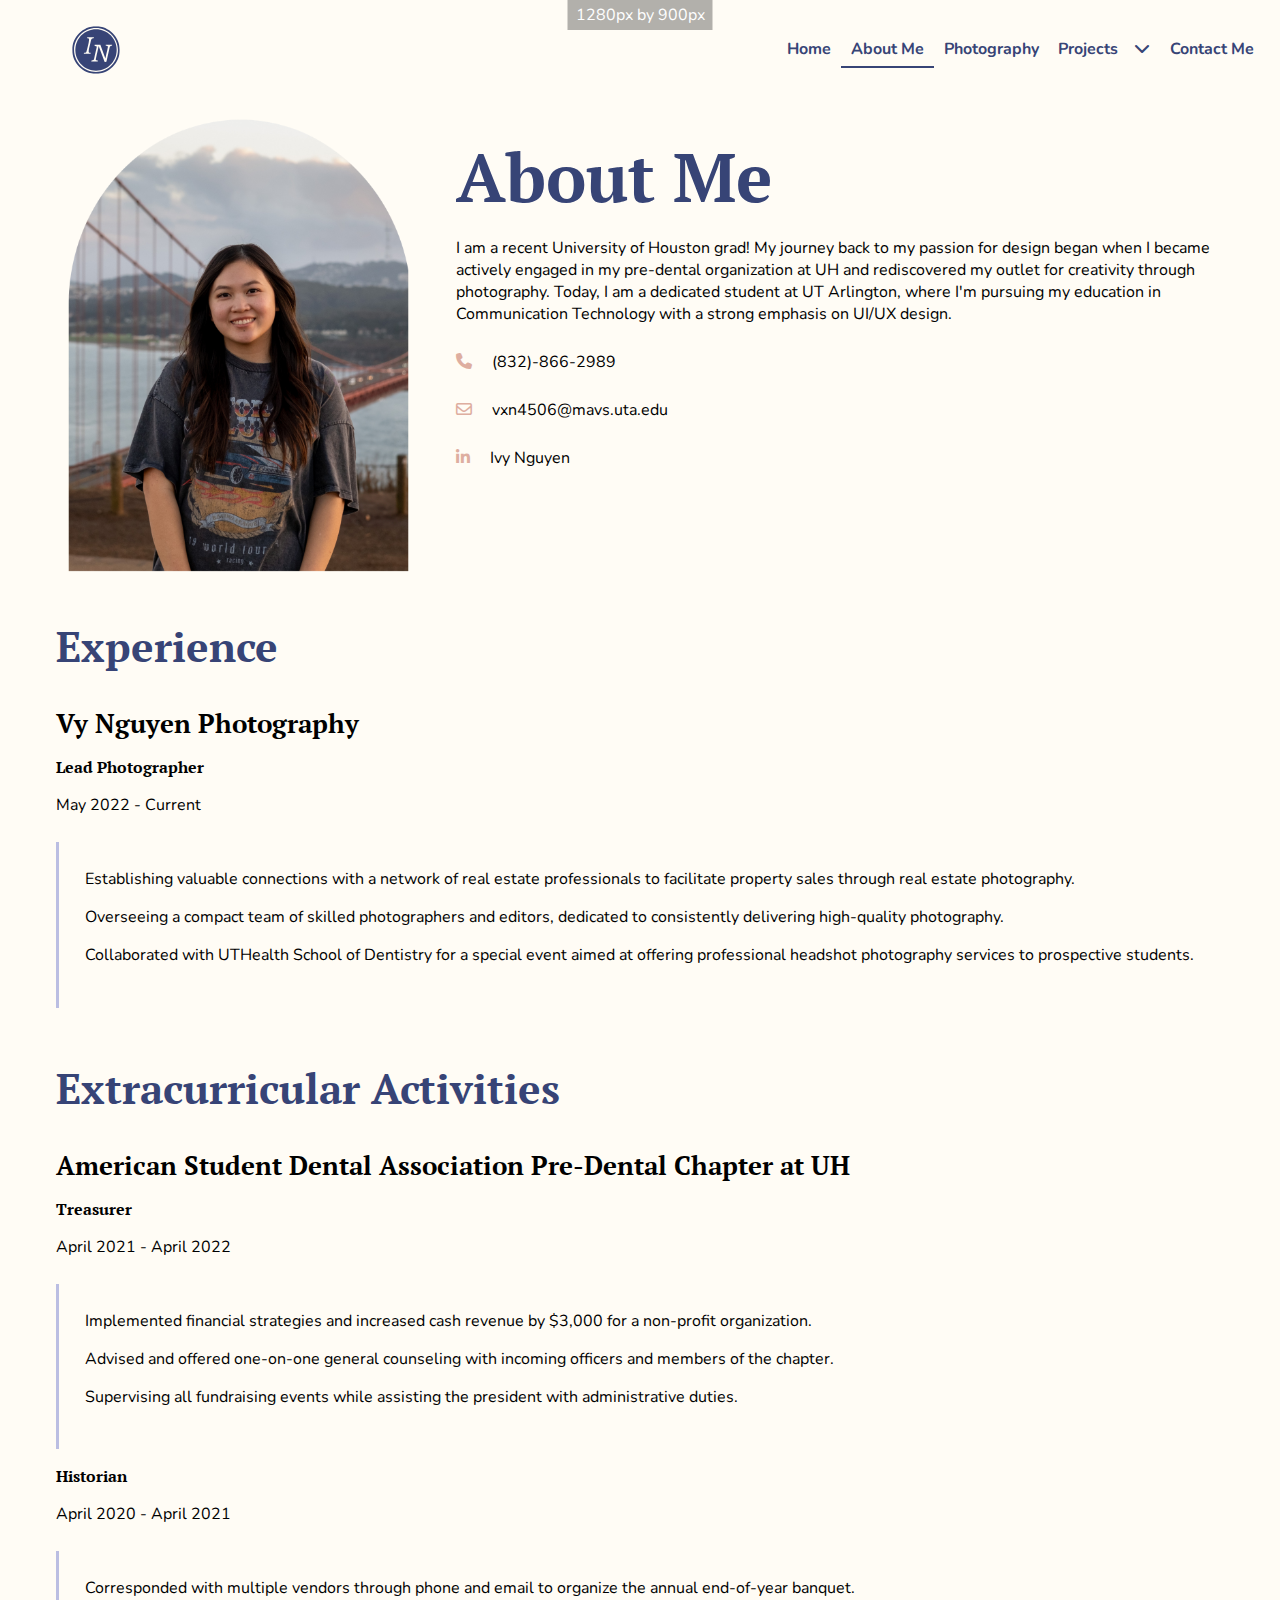
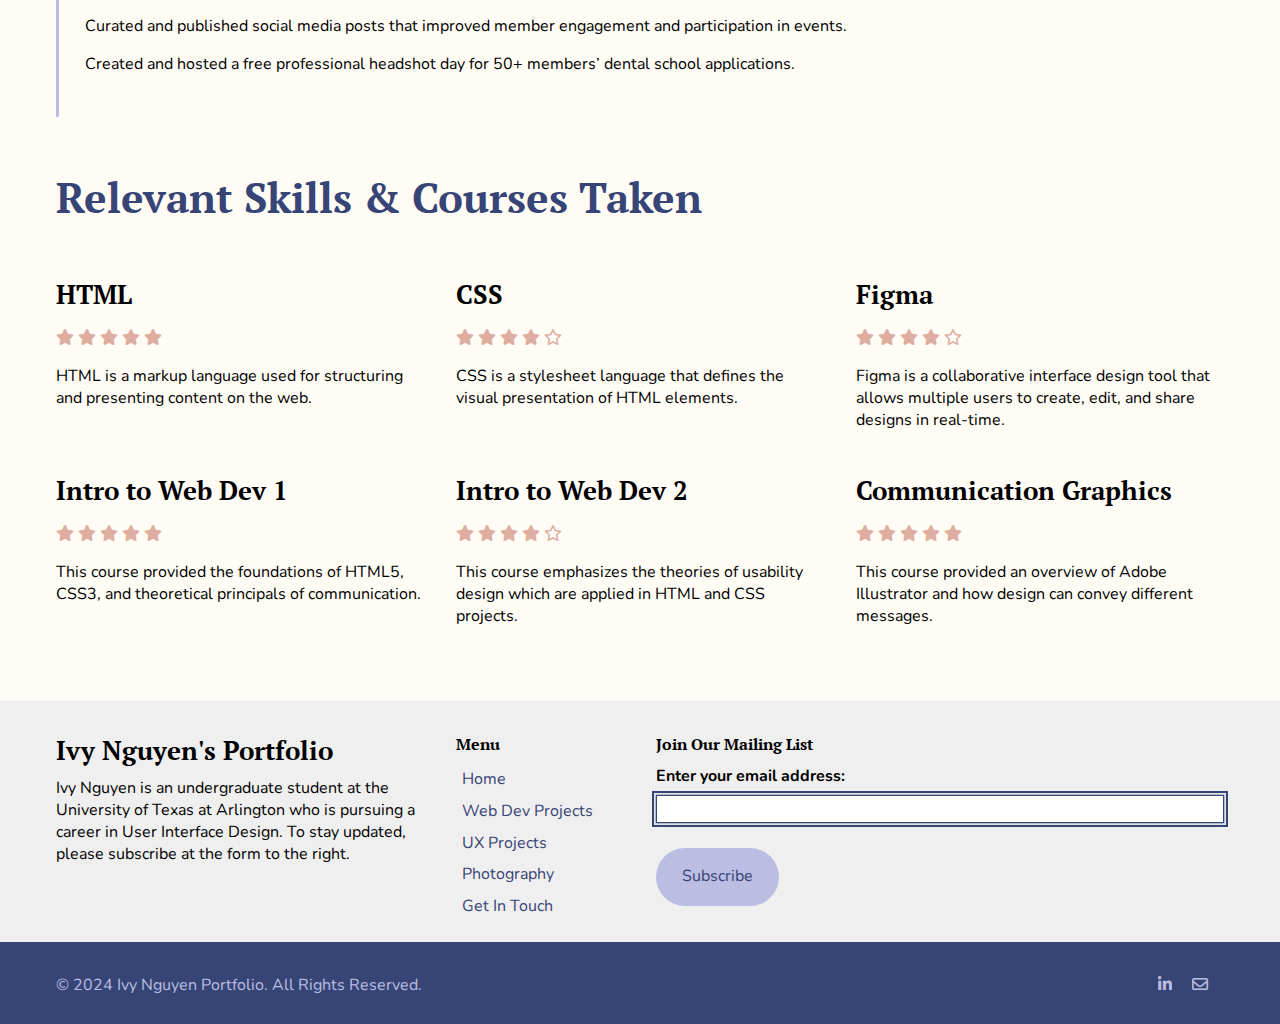
<file: about-me.html>
<!doctype html>
<html lang="en">
    <head>
        <meta charset="utf-8">
        <meta name="viewport" content="width=device-width, initial-scale=1, shrink-to-fit=no">
        <meta name="keywords" content="About Me">
        <meta name="description" content="About Me">
        <meta name="author" content="Ivy Nguyen">

        <title>About Me</title>
        <link rel="stylesheet" href="css/style.css">
    </head>
    <body>

        <!-- NAV -->
        <div class="container-fluid webNav">
            <div class="row">
                <div class="col-sm-12">
                    <nav class="navbar">
                        <a class="navbar-brand" href="index.html">Ivy Nguyen Personal Portfolio</a>
                        <button class="navbar-toggler" type="button" data-target="#navigation">
                            <span class="fa-solid fa-bars"></span> <!--  -->
                        </button>

                        <div class="navigation collapse" id="navigation">
                            <ul class="navbar-nav"> <!-- -->
                                <li>
                                    <a href="index.html">Home</a>  <!-- span sr-only means for screen readers only, this would change based on the page we're on -->
                                </li>

                                <li class="active">
                                    <a href="about-me.html">About Me <span class="sr-only">(current)</span></a>
                                </li>

                                <li>
                                    <a href="photography-page.html">Photography</a>
                                </li>

                                <li class="dropdown collapse">
                                    <a class="dropdown-toggle" href="#"> Projects</a>
                                    <div class="dropdown-menu">
                                        <a href="projects.html">Web Development</a>
                                        <a href="ux-design-projects.html">UX Design</a>
                                    </div>
                                </li>

                                <li>
                                    <a href="contact-me.html">Contact Me</a>
                                </li>
                            </ul>
                        </div>
                    </nav>
                </div>
            </div>
        </div>
        <!-- END OF NAV -->

        <div class = "container topContainer">
            <div class = "row">
                <div class = "col-lg-4 col-md-12">
                    <img src = "images/ivy.png" alt = "author photo">
                </div>

                <div class = "col-lg-8 col-md-12">
                    <h1 class = "home">About Me</h1>
                    <p>I am a recent University of Houston grad! My journey back to my passion for design began when I became actively engaged in my pre-dental 
                        organization at UH and rediscovered my outlet for creativity through photography. Today, I am a dedicated student at UT Arlington, where I'm 
                        pursuing my education in Communication Technology with a strong emphasis on UI/UX design.
                    </p>
                
                    <p><span class = "fa fa-solid fa-phone icon" alt = "telephone icon"></span> (832)-866-2989 </p>

                    <p><span class = "fa fa-regular fa-envelope icon" alt = "telephone icon"></span> vxn4506@mavs.uta.edu</p>

                    <p><span class = "fa fa-brands fa-linkedin-in icon"></span> Ivy Nguyen</p>
                </div>
            </div>
        </div>

        <div class = "container">
            <div class = "row">
                
                <div class = "col-lg-4">
                    <h2>Experience</h2>
                </div>

                <div class = "col-lg-12">
                    <h3>Vy Nguyen Photography</h3>
                    <h4>Lead Photographer</h4>
                    <p>May 2022 - Current</p>

                    <dl>
                        <dt>Establishing valuable connections with a network of real estate professionals to facilitate property sales through
                            real estate photography.</dt>
                        <dt>Overseeing a compact team of skilled photographers and editors, dedicated to consistently delivering
                            high-quality photography.</dt>
                        <dt>Collaborated with UTHealth School of Dentistry for a special event aimed at offering professional headshot
                            photography services to prospective students.</dt>
                    </dl>
                </div>
            </div>
        </div>

        <div class = "container">
            <div class = "row">
                
                <div class = "col-lg-12">
                    <h2>Extracurricular Activities</h2>
                </div>

                <div class = "col-lg-12">
                    <h3>American Student Dental Association Pre-Dental Chapter at UH</h3>
                    <h4>Treasurer</h4>
                    <p>April 2021 - April 2022</p>

                    <dl>
                        <dt>Implemented financial strategies and increased cash revenue by $3,000 for a non-profit organization.</dt>
                        <dt>Advised and offered one-on-one general counseling with incoming officers and members of the chapter.</dt>
                        <dt>Supervising all fundraising events while assisting the president with administrative duties.</dt>
                    </dl>

                    <h4>Historian</h4>
                    <p>April 2020 - April 2021</p>

                    <dl>
                        <dt>Corresponded with multiple vendors through phone and email to organize the annual end-of-year banquet.</dt>
                        <dt>Curated and published social media posts that improved member engagement and participation in events.</dt>
                        <dt>Created and hosted a free professional headshot day for 50+ members’ dental school applications.</dt>
                    </dl>
                </div>
            </div>
        </div>

        <div class = "container">
            <div class = "row">
                
                <div class = "col-lg-12">
                    <h2>Relevant Skills & Courses Taken</h2>
                </div>

            </div>
        </div>

        <div class = "container">
            <div class = "row">

                <div class = "col-lg-4 col-md-6">
                    <h3>HTML</h3>
                    <span class="fa fa-star checked"></span>
                    <span class="fa fa-star checked"></span>
                    <span class="fa fa-star checked"></span>
                    <span class="fa fa-star checked"></span>
                    <span class="fa fa-star checked"></span>
                    <p>HTML is a markup language used for structuring and presenting content on the web.</p>
                </div>

                <div class = "col-lg-4 col-md-6">
                    <h3>CSS</h3>
                    <span class="fa fa-star checked"></span>
                    <span class="fa fa-star checked"></span>
                    <span class="fa fa-star checked"></span>
                    <span class="fa fa-star checked"></span>
                    <span class="fa fa-regular fa-star"></span>
                    <p>CSS is a stylesheet language that defines the visual presentation of HTML elements.</p>
                </div>

                <div class = "col-lg-4 col-md-6">
                    <h3>Figma</h3>
                    <span class="fa fa-star checked"></span>
                    <span class="fa fa-star checked"></span>
                    <span class="fa fa-star checked"></span>
                    <span class="fa fa-star checked"></span>
                    <span class="fa fa-regular fa-star"></span>
                    <p>Figma is a collaborative interface design tool that allows multiple users to create, edit, and share designs in real-time. </p>
                </div>


                <div class = "col-lg-4 col-md-6">
                    <h3>Intro to Web Dev 1</h3>
                    <span class="fa fa-star checked"></span>
                    <span class="fa fa-star checked"></span>
                    <span class="fa fa-star checked"></span>
                    <span class="fa fa-star checked"></span>
                    <span class="fa fa-star checked"></span>
                    <p>This course provided the foundations of HTML5, CSS3, and 
                        theoretical principals of communication.
                    </p>
                </div>


                <div class = "col-lg-4 col-md-6">
                    <h3>Intro to Web Dev 2</h3>
                    <span class="fa fa-star checked"></span>
                    <span class="fa fa-star checked"></span>
                    <span class="fa fa-star checked"></span>
                    <span class="fa fa-star checked"></span>
                    <span class="fa fa-regular fa-star"></span>
                    <p>This course emphasizes the theories of usability design which are applied in HTML and CSS projects.</p>
                </div>

                <div class = "col-lg-4 col-md-6">
                    <h3>Communication Graphics</h3>
                    <span class="fa fa-star checked"></span>
                    <span class="fa fa-star checked"></span>
                    <span class="fa fa-star checked"></span>
                    <span class="fa fa-star checked"></span>
                    <span class="fa fa-star checked"></span>
                    <p>This course provided an overview of Adobe Illustrator and how design can convey different messages.</p>
                </div>

            </div>
        </div>


        <!-- FOOTER -->

        <footer>
            <div class="container company-details">
                <div class="row">
                    <div class="col-md-9 col-lg-4">
                        <h3>Ivy Nguyen's Portfolio</h3>
                        <p>Ivy Nguyen is an undergraduate student at the University of Texas at Arlington who is pursuing a career in User Interface
                            Design. To stay updated, please subscribe at the form to the right.
                        </p>
                    </div>
                    <div class="col-md-3 col-lg-2">
                        <h4>Menu</h4>
                        <ul class="unstyled footer-nav">
                            <li><a href="index.html">Home</a></li>
                            <li><a href="projects.html">Web Dev Projects</a></li>
                            <li><a href="ux-design-projects.html">UX Projects</a></li>
                            <li><a href="photography-page.html">Photography</a></li>
                            <li><a href="contact-me.html">Get In Touch</a></li>
                        </ul>
                    </div>
                    <div class="col-md-12 col-lg-6">
                        <h4>Join Our Mailing List</h4>
                        <form>
                            <div class="form-group row">
                                <label for="subscribe" class="col-sm-12 col-form-label">Enter your email address:</label>
                                <div class="col-sm-12">
                                    <input type="email" name="subscribe" id="subscribe" class="form-control" required />
                                </div>
                            </div>
                            <input class="btn btn-secondary" type="submit" name="subscribe" id="subcribe" value="Subscribe" />
                        </form>
                    </div>
                </div>
            </div>
            <div class="copyright">
                <div class="container">
                    <div class="row">
                        <div class="col-md-8">
                            <p>&copy; 2024 Ivy Nguyen Portfolio. All Rights Reserved.</p>
                        </div>
                        <div class="col-md-4">
                            <ul class="inline social-media">
                                <li><a href="https://www.linkedin.com/in/vy-nguyen-aa5758253/" title = "Ivy Nguyen LinkedIn" target="_blank"><i class="fa-brands fa-linkedin-in"><span class = "sr-only">LinkedIn</span></i></a></li>
                                <li><a href = "mailto: vxn4506@mavs.uta.eduu" title = "Email" target = "_blank"><i class = " fa-regular fa-envelope icon" alt = "envelope icon"></i></a></li>
                            </ul>
                        </div>
                    </div>
                </div>
            </div>
        </footer>

        <!-- END OF FOOTER -->

        <div id="windowSize"></div>

        <script src="js/app.js"></script>
    </body>
</html>
</file>
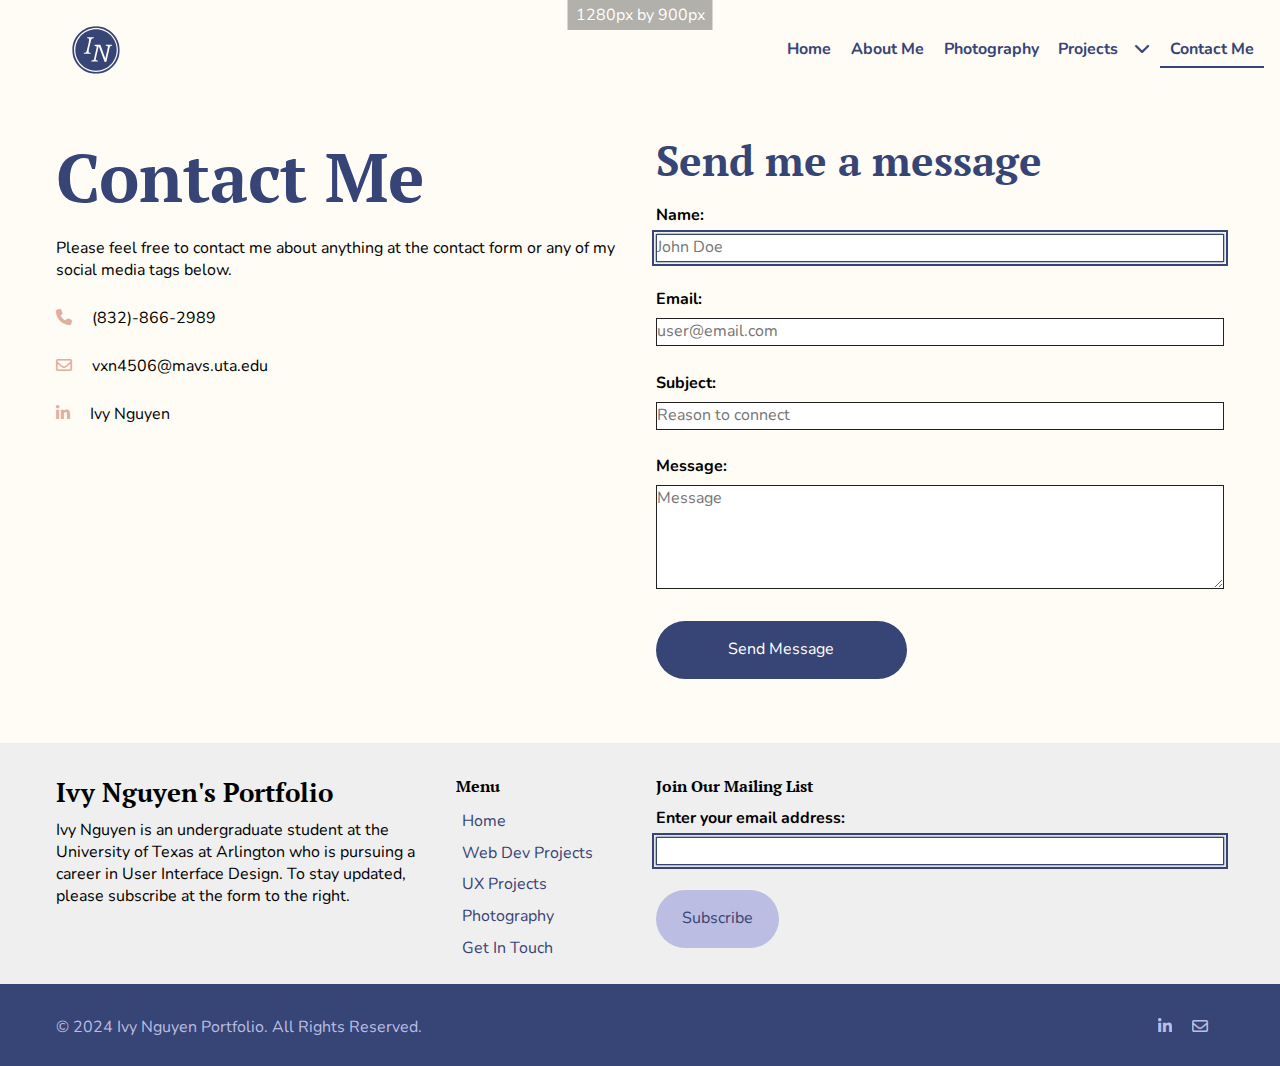
<file: contact-me.html>
<!doctype html>
<html lang="en">
    <head>
        <meta charset="utf-8">
        <meta name="viewport" content="width=device-width, initial-scale=1, shrink-to-fit=no">
        <meta name="keywords" content="Contact Me">
        <meta name="description" content="Contact Me">
        <meta name="author" content="Ivy Nguyen">

        <title>Contact Me</title>
        <link rel="stylesheet" href="css/style.css">
    </head>
    <body>

      <!-- NAV -->
      <div class="container-fluid webNav">
        <div class="row">
            <div class="col-sm-12">
                <nav class="navbar">
                    <a class="navbar-brand" href="index.html">Ivy Nguyen Personal Portfolio</a>
                    <button class="navbar-toggler" type="button" data-target="#navigation">
                        <span class="fa-solid fa-bars"></span> <!--  -->
                    </button>

                    <div class="navigation collapse" id="navigation">
                        <ul class="navbar-nav"> <!-- -->
                            <li>
                                <a href="index.html">Home</a>  <!-- span sr-only means for screen readers only, this would change based on the page we're on -->
                            </li>

                            <li>
                                <a href="about-me.html">About Me</a>
                            </li>

                            <li>
                                <a href="photography-page.html">Photography</a>
                            </li>

                            <li class="dropdown collapse">
                                <a class="dropdown-toggle" href="#"> Projects</a>
                                <div class="dropdown-menu">
                                    <a href="projects.html">Web Development</a>
                                    <a href="ux-design-projects.html">UX Design</a>
                                </div>
                            </li>

                            <li class="active">
                                <a href="contact-me.html">Contact Me <span class="sr-only">(current)</span></a>
                            </li>
                        </ul>
                    </div>
                </nav>
            </div>
        </div>
    </div>
    <!-- END OF NAV -->

        <div class = "container topContainer">
            <div class = "row">
                <div class = "col-lg-6 col-md-12">
                    <h1 class = "home">Contact Me</h1>
                    <p>Please feel free to contact me about anything at the contact form or any of my social media tags below.</p>             

                    <p><span class = "fa fa-solid fa-phone icon" alt = "telephone icon"></span> (832)-866-2989 </p>

                    <p><span class = "fa fa-regular fa-envelope icon" alt = "envelope icon"></span> vxn4506@mavs.uta.edu</p>

                    <p><span class = "fa fa-brands fa-linkedin-in icon" alt = "linkedin icon"></span> Ivy Nguyen</p>
                    
                </div>

                <div class="col-lg-6 col-md-12">

                    <form method="post" action="registration.php" name="registration">

                            <h2>Send me a message</h2>
                            <div class="form-group row">
                                <label for="firstName" class="col-sm-4 col-form-label">Name:</label>
                                <div class="col-xs-12">
                                    <input type="text" name="name" id="name" class="form-control" placeholder = "John Doe" required />
                                </div>
                            </div>

                            <div class="form-group row">
                                <label for="subject" class="col-sm-4 col-form-label">Email:</label>
                                <div class="col-xs-12">
                                    <input type="email" name="email" id="email" class="form-control" placeholder="user@email.com" />
                                </div>
                            </div>

                            <div class="form-group row">
                                <label for="subject" class="col-sm-4 col-form-label">Subject:</label>
                                <div class="col-xs-12">
                                    <input type="text" name="subject" id="subject" class="form-control" placeholder = "Reason to connect" />
                                </div>
                            </div>

                            <div class="form-group row">
                                <label for="message" class="col-sm-4 col-form-label">Message:</label>
                                <div class="col-xs-12">
                                    <textarea type="text" name="message" id="message" class="form-control" placeholder = "Message"></textarea>
                                </div>
                            </div>
                        
                        <input type="sendMessage" name="sendMessage" id="sendMessage" value="Send Message" class="btn btn-primary" />
                    </form>
                </div>
            </div>
        </div>

            <!-- FOOTER -->

            <footer>
                <div class="container company-details">
                    <div class="row">
                        <div class="col-md-9 col-lg-4">
                            <h3>Ivy Nguyen's Portfolio</h3>
                            <p>Ivy Nguyen is an undergraduate student at the University of Texas at Arlington who is pursuing a career in User Interface
                                Design. To stay updated, please subscribe at the form to the right.
                            </p>
                        </div>
                        <div class="col-md-3 col-lg-2">
                            <h4>Menu</h4>
                            <ul class="unstyled footer-nav">
                                <li><a href="index.html">Home</a></li>
                                <li><a href="projects.html">Web Dev Projects</a></li>
                                <li><a href="ux-design-projects.html">UX Projects</a></li>
                                <li><a href="photography-page.html">Photography</a></li>
                                <li><a href="contact-me.html">Get In Touch</a></li>
                            </ul>
                        </div>
                        <div class="col-md-12 col-lg-6">
                            <h4>Join Our Mailing List</h4>
                            <form>
                                <div class="form-group row">
                                    <label for="subscribe" class="col-sm-12 col-form-label">Enter your email address:</label>
                                    <div class="col-sm-12">
                                        <input type="email" name="subscribe" id="subscribe" class="form-control" required />
                                    </div>
                                </div>
                                <input class="btn btn-secondary" type="submit" name="subscribe" id="subcribe" value="Subscribe" />
                            </form>
                        </div>
                    </div>
                </div>
                <div class="copyright">
                    <div class="container">
                        <div class="row">
                            <div class="col-md-8">
                                <p>&copy; 2024 Ivy Nguyen Portfolio. All Rights Reserved.</p>
                            </div>
                            <div class="col-md-4">
                                <ul class="inline social-media">
                                    <li><a href="https://www.linkedin.com/in/vy-nguyen-aa5758253/" title = "Ivy Nguyen LinkedIn" target="_blank"><i class="fa-brands fa-linkedin-in"><span class = "sr-only">LinkedIn</span></i></a></li>
                                    <li><a href = "mailto: vxn4506@mavs.uta.eduu" title = "Email" target = "_blank"><i class = " fa-regular fa-envelope icon" alt = "envelope icon"></i></a></li>
                                </ul>
                            </div>
                        </div>
                    </div>
                </div>
            </footer>
    
            <!-- END OF FOOTER -->
        <div id="windowSize"></div>

        <script src="js/app.js"></script>
    </body>
</html>
</file>
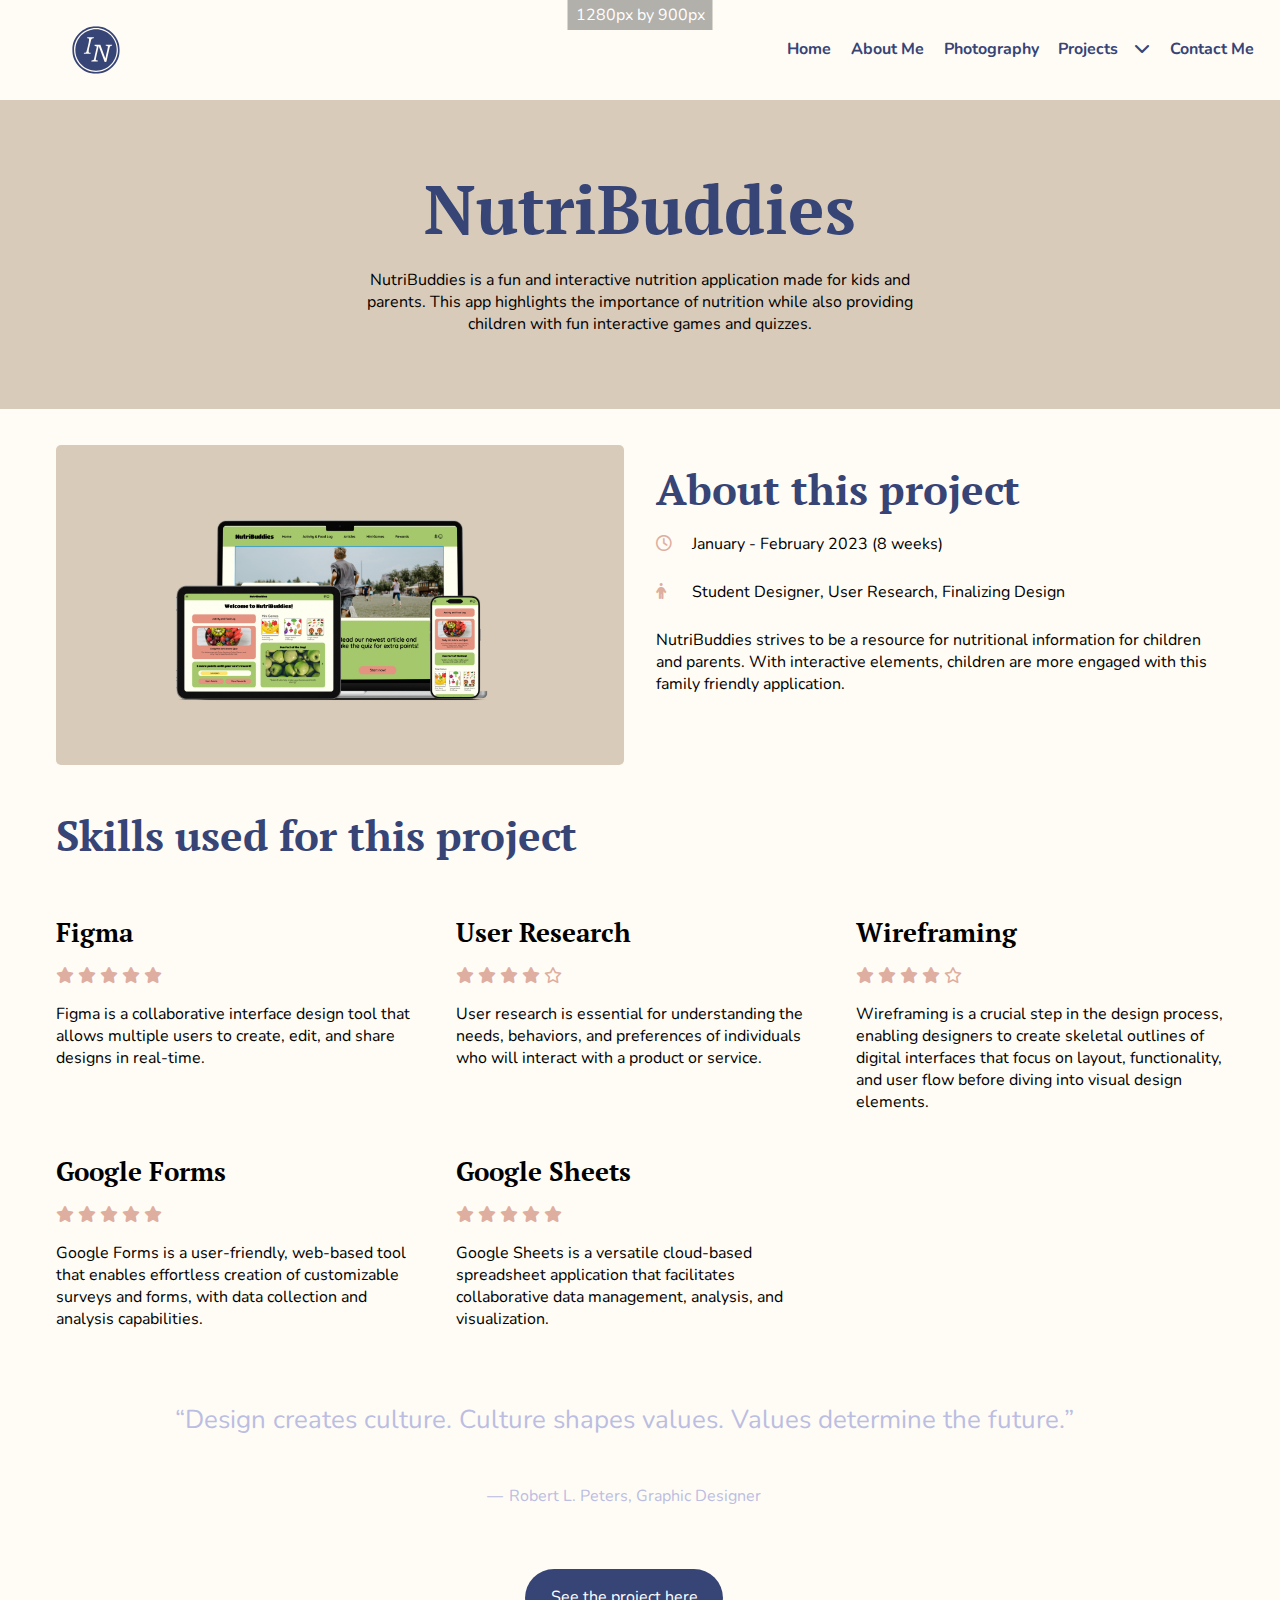
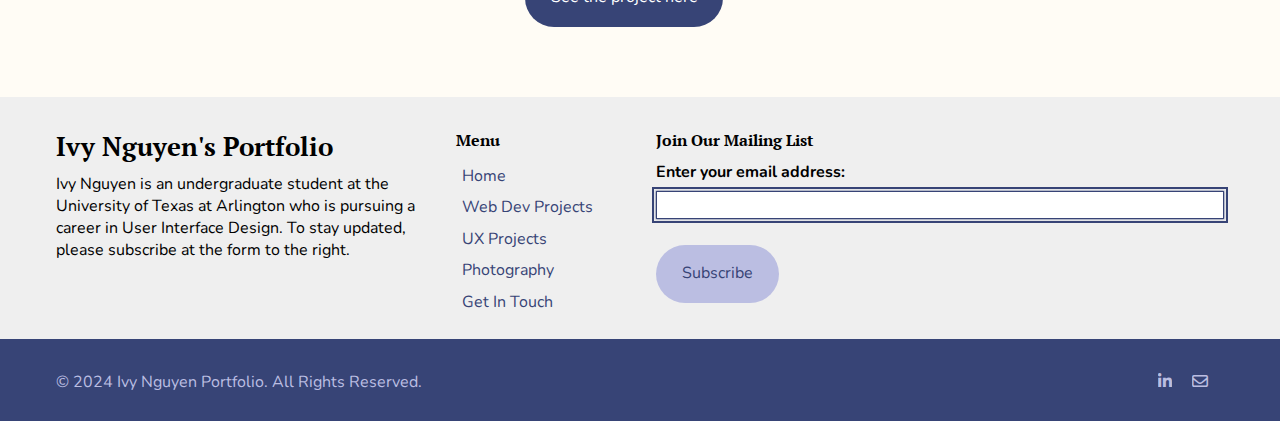
<file: nutribuddies.html>
<!doctype html>
<html lang="en">
    <head>
        <meta charset="utf-8">
        <meta name="viewport" content="width=device-width, initial-scale=1, shrink-to-fit=no">
        <meta name="keywords" content="NutriBuddies">
        <meta name="description" content="NutriBuddies">
        <meta name="author" content="Ivy Nguyen">

        <title>NutriBuddies</title>
        <link rel="stylesheet" href="css/style.css">
    </head>
    <body>

    <!-- NAV -->
    <div class="container-fluid webNav">
        <div class="row">
            <div class="col-sm-12">
                <nav class="navbar">
                    <a class="navbar-brand" href="index.html">Ivy Nguyen Personal Portfolio</a>
                    <button class="navbar-toggler" type="button" data-target="#navigation">
                        <span class="fa-solid fa-bars"></span> <!--  -->
                    </button>

                    <div class="navigation collapse" id="navigation">
                        <ul class="navbar-nav"> <!-- -->
                            <li>
                                <a href="index.html">Home</a>  <!-- span sr-only means for screen readers only, this would change based on the page we're on -->
                            </li>

                            <li>
                                <a href="about-me.html">About Me</a>
                            </li>

                            <li>
                                <a href="photography-page.html">Photography</a>
                            </li>

                            <li class="dropdown collapse">
                                <a class="dropdown-toggle" href="#"> Projects</a>
                                <div class="dropdown-menu">
                                    <a href="projects.html">Web Development</a>
                                    <a href="ux-design-projects.html">UX Design</a>
                                </div>
                            </li>

                            <li>
                                <a href="contact-me.html">Contact Me</a>
                            </li>
                        </ul>
                    </div>
                </nav>
            </div>
        </div>
    </div>
    <!-- END OF NAV -->

        <div class = "brown">
            <div class = "container">
                <div class = "row">
    
                    <div class = "col-lg-12 col-md-12">
                        
                        <div class = "bg-description">
                            <h1>NutriBuddies</h1>
                            <p>NutriBuddies is a fun and interactive nutrition application
                                made for kids and parents. This app highlights the importance
                                of nutrition while also providing children with fun interactive
                                games and quizzes.
                            </p>
                        </div>
    
                    </div>
                    
                </div>
            </div>
        </div>


        <div class = "container topContainer">
            <div class = "row">
                
                <div class = "col-lg-6">
                    <img src = "images/nutribuddies-cover.png" alt = "nutribuddies prototypes" class = "project-img">
                </div>

                <div class = "col-lg-6">
                    <h2>About this project</h2>
                    <p><span class = "fa fa-regular fa-clock icon" alt = "clock icon"></span> January - February 2023 (8 weeks) </p>
                    <p><span class = "fa fa-solid fa-person icon" alt = "person icon"></span> Student Designer, User Research, Finalizing Design </p>
                    <p>NutriBuddies strives to be a resource for nutritional information for children and parents.
                        With interactive elements, children are more engaged with this family friendly application.
                    </p>
                </div>
                </div>
            </div>
        </div>

        <div class = "container">
            <div class = "row">
                
                <div class = "col-lg-12">
                    <h2>Skills used for this project</h2>
                </div>

            </div>
        </div>
        
        <div class = "container">
            <div class = "row">

                <div class = "col-lg-4">
                    <h3>Figma</h3>
                    <span class="fa fa-star checked"></span>
                    <span class="fa fa-star checked"></span>
                    <span class="fa fa-star checked"></span>
                    <span class="fa fa-star checked"></span>
                    <span class="fa fa-star checked"></span>
                    <p>Figma is a collaborative interface design tool that allows multiple users to create, edit, and share designs in real-time.</p>
                </div>

                <div class = "col-lg-4">
                    <h3>User Research</h3>
                    <span class="fa fa-star checked"></span>
                    <span class="fa fa-star checked"></span>
                    <span class="fa fa-star checked"></span>
                    <span class="fa fa-star checked"></span>
                    <span class="fa fa-regular fa-star"></span>
                    <p>User research is essential for understanding the needs, behaviors, and 
                        preferences of individuals who will interact with a product or service.</p>
                </div>

                <div class = "col-lg-4">
                    <h3>Wireframing</h3>
                    <span class="fa fa-star checked"></span>
                    <span class="fa fa-star checked"></span>
                    <span class="fa fa-star checked"></span>
                    <span class="fa fa-star checked"></span>
                    <span class="fa fa-regular fa-star"></span>
                    <p>Wireframing is a crucial step in the design process, enabling designers to create skeletal 
                        outlines of digital interfaces that focus on layout, functionality, and user flow before diving into visual design elements.</p>
                </div>


                <div class = "col-lg-4">
                    <h3>Google Forms</h3>
                    <span class="fa fa-star checked"></span>
                    <span class="fa fa-star checked"></span>
                    <span class="fa fa-star checked"></span>
                    <span class="fa fa-star checked"></span>
                    <span class="fa fa-star checked"></span>
                    <p>Google Forms is a user-friendly, web-based tool that enables effortless 
                        creation of customizable surveys and forms, with data collection and analysis capabilities.
                    </p>
                </div>


                <div class = "col-lg-4">
                    <h3>Google Sheets</h3>
                    <span class="fa fa-star checked"></span>
                    <span class="fa fa-star checked"></span>
                    <span class="fa fa-star checked"></span>
                    <span class="fa fa-star checked"></span>
                    <span class="fa fa-star checked"></span>
                    <p>Google Sheets is a versatile cloud-based spreadsheet application that facilitates collaborative data management, 
                        analysis, and visualization.</p>
                </div>

            </div>
        </div>

        <div class = "container">
            <div class = "row btn-project quote">
                <div class = "col-lg-12">
                    <blockquote class = "text-center"> 
                        <p >Design creates culture. Culture shapes values. Values determine the future.</p>
                        <footer>Robert L. Peters, Graphic Designer</footer>
                    </blockquote>
                </div>
            </div>
        </div>

                <div class = "container">
            <div class = "row btn-project" >
                <div class = "">
                    <a href = "https://www.figma.com/proto/2vqKZxdbUPkiGFXUJtcYS8/NutriBuddies?page-id=19%3A2&type=design&node-id=20-773&viewport=764%2C483%2C0.17&t=g9tqZoSgkhxA7yu7-1&scaling=scale-down&starting-point-node-id=23%3A1369&mode=design" target="_blank" class = "btn btn-primary">See the project here</a>
                </div>
            </div>
        </div>

        

            <!-- FOOTER -->

            <footer>
                <div class="container company-details">
                    <div class="row">
                        <div class="col-md-9 col-lg-4">
                            <h3>Ivy Nguyen's Portfolio</h3>
                            <p>Ivy Nguyen is an undergraduate student at the University of Texas at Arlington who is pursuing a career in User Interface
                                Design. To stay updated, please subscribe at the form to the right.
                            </p>
                        </div>
                        <div class="col-md-3 col-lg-2">
                            <h4>Menu</h4>
                            <ul class="unstyled footer-nav">
                                <li><a href="index.html">Home</a></li>
                                <li><a href="projects.html">Web Dev Projects</a></li>
                                <li><a href="ux-design-projects.html">UX Projects</a></li>
                                <li><a href="photography-page.html">Photography</a></li>
                                <li><a href="contact-me.html">Get In Touch</a></li>
                            </ul>
                        </div>
                        <div class="col-md-12 col-lg-6">
                            <h4>Join Our Mailing List</h4>
                            <form>
                                <div class="form-group row">
                                    <label for="subscribe" class="col-sm-12 col-form-label">Enter your email address:</label>
                                    <div class="col-sm-12">
                                        <input type="email" name="subscribe" id="subscribe" class="form-control" required />
                                    </div>
                                </div>
                                <input class="btn btn-secondary" type="submit" name="subscribe" id="subcribe" value="Subscribe" />
                            </form>
                        </div>
                    </div>
                </div>
                <div class="copyright">
                    <div class="container">
                        <div class="row">
                            <div class="col-md-8">
                                <p>&copy; 2024 Ivy Nguyen Portfolio. All Rights Reserved.</p>
                            </div>
                            <div class="col-md-4">
                                <ul class="inline social-media">
                                    <li><a href="https://www.linkedin.com/in/vy-nguyen-aa5758253/" title = "Ivy Nguyen LinkedIn" target="_blank"><i class="fa-brands fa-linkedin-in"><span class = "sr-only">LinkedIn</span></i></a></li>
                                    <li><a href = "mailto: vxn4506@mavs.uta.eduu" title = "Email" target = "_blank"><i class = " fa-regular fa-envelope icon" alt = "envelope icon"></i></a></li>
                                </ul>
                            </div>
                        </div>
                    </div>
                </div>
            </footer>
    
            <!-- END OF FOOTER -->

        <div id="windowSize"></div>

        <script src="js/app.js"></script>
    </body>
</html>
</file>
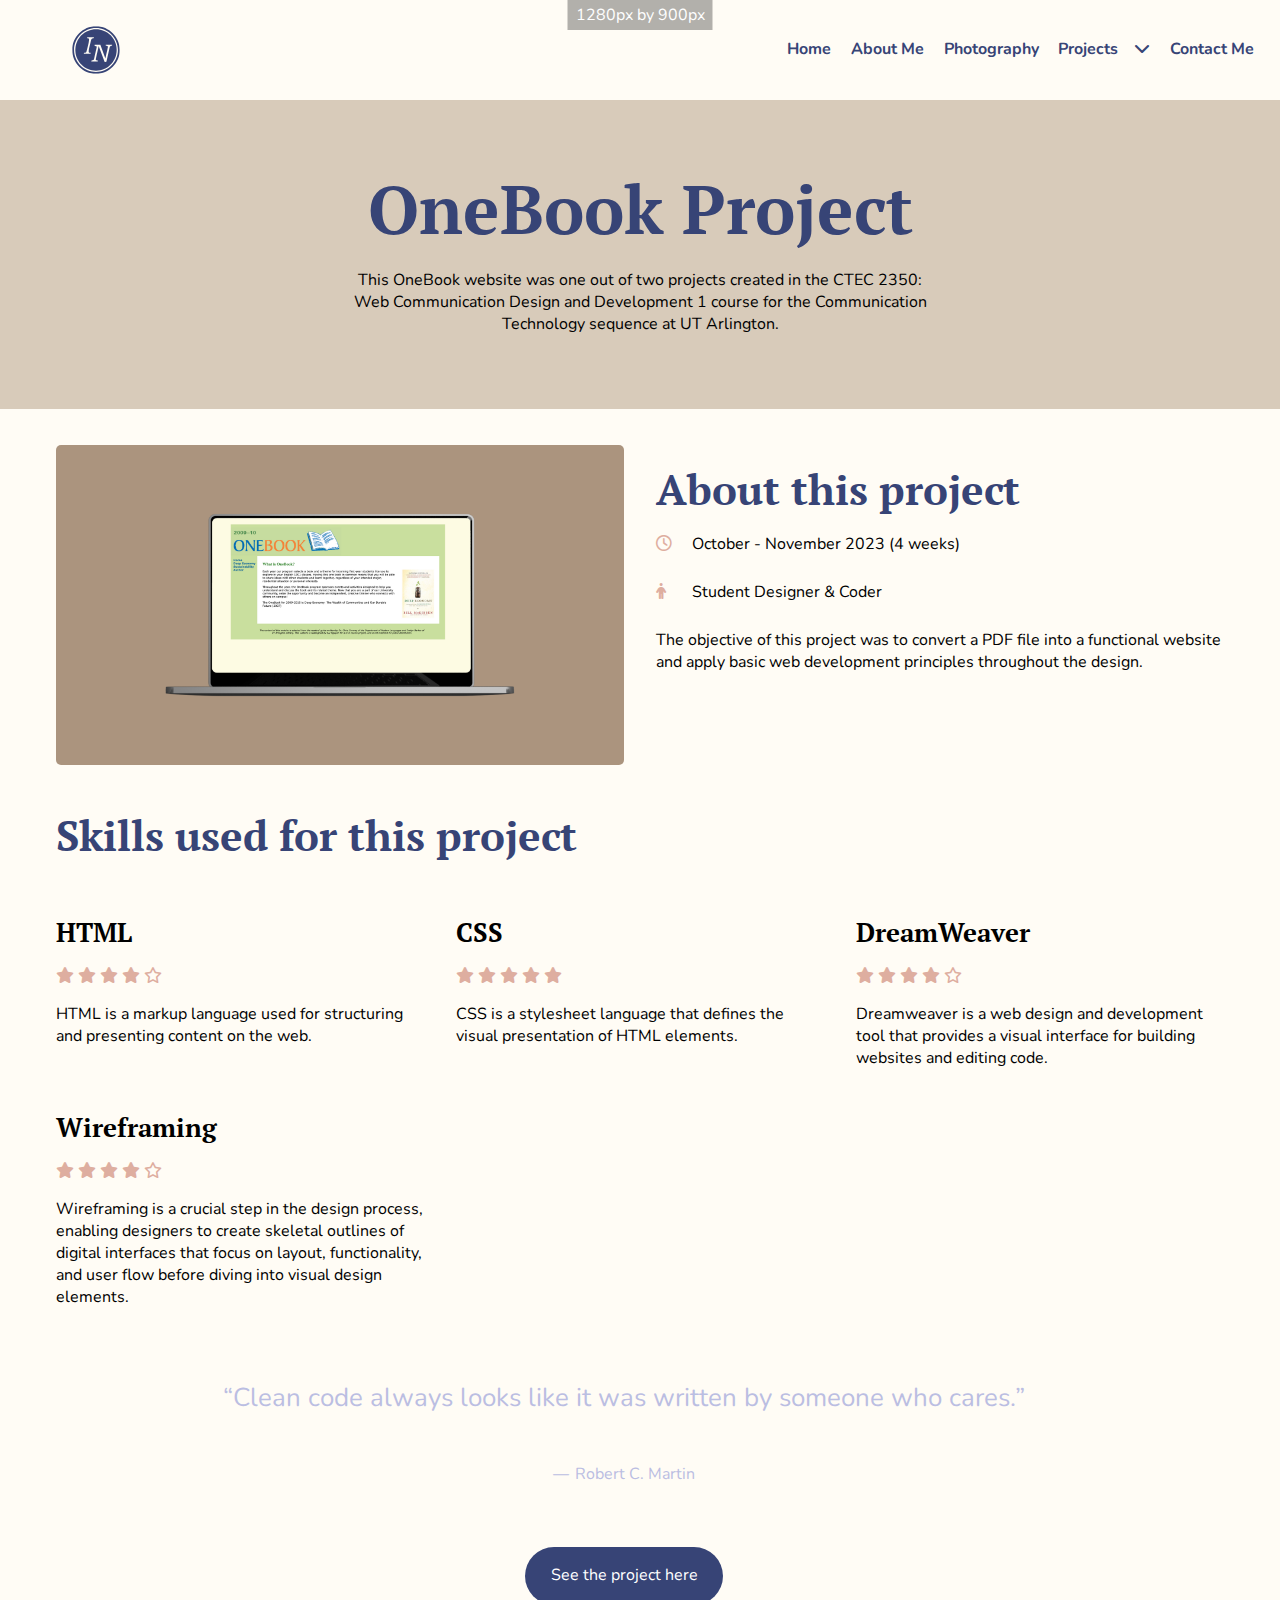
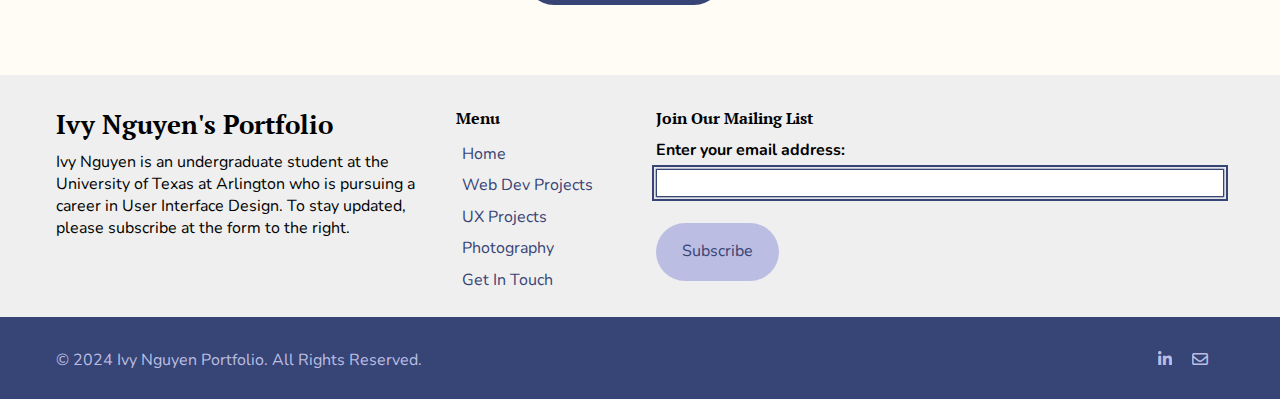
<file: OB-individual-project.html>
<!doctype html>
<html lang="en">
    <head>
        <meta charset="utf-8">
        <meta name="viewport" content="width=device-width, initial-scale=1, shrink-to-fit=no">
        <meta name="keywords" content="OneBook">
        <meta name="description" content="OneBook">
        <meta name="author" content="Ivy Nguyen">

        <title>OneBook</title>
        <link rel="stylesheet" href="css/style.css">
    </head>
    <body>

        <!-- NAV -->
        <div class="container-fluid webNav">
            <div class="row">
                <div class="col-sm-12">
                    <nav class="navbar">
                        <a class="navbar-brand" href="index.html">Ivy Nguyen Personal Portfolio</a>
                        <button class="navbar-toggler" type="button" data-target="#navigation">
                            <span class="fa-solid fa-bars"></span> <!--  -->
                        </button>

                        <div class="navigation collapse" id="navigation">
                            <ul class="navbar-nav"> <!-- -->
                                <li>
                                    <a href="index.html">Home</a>  <!-- span sr-only means for screen readers only, this would change based on the page we're on -->
                                </li>

                                <li>
                                    <a href="about-me.html">About Me</a>
                                </li>

                                <li>
                                    <a href="photography-page.html">Photography</a>
                                </li>

                                <li class="dropdown collapse">
                                    <a class="dropdown-toggle" href="#"> Projects</a>
                                    <div class="dropdown-menu">
                                        <a href="projects.html">Web Development</a>
                                        <a href="ux-design-projects.html">UX Design</a>
                                    </div>
                                </li>

                                <li>
                                    <a href="contact-me.html">Contact Me</a>
                                </li>
                            </ul>
                        </div>
                    </nav>
                </div>
            </div>
        </div>
        <!-- END OF NAV -->

        <div class = "brown">
            <div class = "container">
                <div class = "row">
    
                    <div class = "col-lg-12 col-md-12">
                        
                        <div class = "bg-description">
                            <h1>OneBook Project</h1>
                            <p>This OneBook website was one out of two projects created in the CTEC 2350: Web Communication Design and Development 1 course
                                for the Communication Technology sequence at UT Arlington.
                            </p>
                        </div>
    
                    </div>
                    
                </div>
            </div>
        </div>


        <div class = "container topContainer">
            <div class = "row">
                
                <div class = "col-lg-6">
                    <img src = "images/one-book.png" alt = "one book prototypes" class = "project-img">
                </div>

                <div class = "col-lg-6">
                    <h2>About this project</h2>
                    <p><span class = "fa fa-regular fa-clock icon" alt = "clock icon"></span> October - November 2023 (4 weeks) </p>
                    <p><span class = "fa fa-solid fa-person icon" alt = "person icon"></span> Student Designer & Coder </p>
                    <p>The objective of this project was to convert a PDF file into a functional website and apply basic 
                        web development principles throughout the design.
                    </p>
                </div>
                </div>
            </div>
        </div>

        <div class = "container">
            <div class = "row">
                
                <div class = "col-lg-12">
                    <h2>Skills used for this project</h2>
                </div>

            </div>
        </div>
        
        <div class = "container">
            <div class = "row">

                <div class = "col-lg-4">
                    <h3>HTML</h3>
                    <span class="fa fa-star checked"></span>
                    <span class="fa fa-star checked"></span>
                    <span class="fa fa-star checked"></span>
                    <span class="fa fa-star checked"></span>
                    <span class="fa fa-regular fa-star"></span>
                    <p>HTML is a markup language used for structuring and presenting content on the web.</p>
                </div>


                <div class = "col-lg-4">
                    <h3>CSS</h3>
                    <span class="fa fa-star checked"></span>
                    <span class="fa fa-star checked"></span>
                    <span class="fa fa-star checked"></span>
                    <span class="fa fa-star checked"></span>
                    <span class="fa fa-star checked"></span>
                    <p>CSS is a stylesheet language that defines the visual presentation of HTML elements.</p>
                </div>

                <div class = "col-lg-4">
                    <h3>DreamWeaver</h3>
                    <span class="fa fa-star checked"></span>
                    <span class="fa fa-star checked"></span>
                    <span class="fa fa-star checked"></span>
                    <span class="fa fa-star checked"></span>
                    <span class="fa fa-regular fa-star"></span>
                    <p>Dreamweaver is a web design and development tool that provides a visual interface for building websites and editing code.</p>
                </div>

                <div class = "col-lg-4">
                    <h3>Wireframing</h3>
                    <span class="fa fa-star checked"></span>
                    <span class="fa fa-star checked"></span>
                    <span class="fa fa-star checked"></span>
                    <span class="fa fa-star checked"></span>
                    <span class="fa fa-regular fa-star"></span>
                    <p>Wireframing is a crucial step in the design process, enabling designers to create skeletal 
                        outlines of digital interfaces that focus on layout, functionality, and user flow before diving into visual design elements.</p>
                </div>

            </div>
        </div>

        <div class = "container">
            <div class = "row btn-project quote">
                <div class = "">
                    <blockquote class = "text-center"> 
                        <p>Clean code always looks like it was written by someone who cares.</p>
                        <footer>Robert C. Martin</footer>
                    </blockquote>
                </div>
            </div>
        </div>

        <div class = "container">
            <div class = "row btn-project" >
                <div class = "">
                    <a href = "https://ctec2350.vxn4506.uta.cloud/assignment/index.html" target="_blank" class = "btn btn-primary">See the project here</a>
                </div>
            </div>
        </div>

            <!-- FOOTER -->

            <footer>
                <div class="container company-details">
                    <div class="row">
                        <div class="col-md-9 col-lg-4">
                            <h3>Ivy Nguyen's Portfolio</h3>
                            <p>Ivy Nguyen is an undergraduate student at the University of Texas at Arlington who is pursuing a career in User Interface
                                Design. To stay updated, please subscribe at the form to the right.
                            </p>
                        </div>
                        <div class="col-md-3 col-lg-2">
                            <h4>Menu</h4>
                            <ul class="unstyled footer-nav">
                                <li><a href="index.html">Home</a></li>
                                <li><a href="projects.html">Web Dev Projects</a></li>
                                <li><a href="ux-design-projects.html">UX Projects</a></li>
                                <li><a href="photography-page.html">Photography</a></li>
                                <li><a href="contact-me.html">Get In Touch</a></li>
                            </ul>
                        </div>
                        <div class="col-md-12 col-lg-6">
                            <h4>Join Our Mailing List</h4>
                            <form>
                                <div class="form-group row">
                                    <label for="subscribe" class="col-sm-12 col-form-label">Enter your email address:</label>
                                    <div class="col-sm-12">
                                        <input type="email" name="subscribe" id="subscribe" class="form-control" required />
                                    </div>
                                </div>
                                <input class="btn btn-secondary" type="submit" name="subscribe" id="subcribe" value="Subscribe" />
                            </form>
                        </div>
                    </div>
                </div>
                <div class="copyright">
                    <div class="container">
                        <div class="row">
                            <div class="col-md-8">
                                <p>&copy; 2024 Ivy Nguyen Portfolio. All Rights Reserved.</p>
                            </div>
                            <div class="col-md-4">
                                <ul class="inline social-media">
                                    <li><a href="https://www.linkedin.com/in/vy-nguyen-aa5758253/" title = "Ivy Nguyen LinkedIn" target="_blank"><i class="fa-brands fa-linkedin-in"><span class = "sr-only">LinkedIn</span></i></a></li>
                                    <li><a href = "mailto: vxn4506@mavs.uta.eduu" title = "Email" target = "_blank"><i class = " fa-regular fa-envelope icon" alt = "envelope icon"></i></a></li>
                                </ul>
                            </div>
                        </div>
                    </div>
                </div>
            </footer>
    
            <!-- END OF FOOTER -->
        

        <div id="windowSize"></div>

        <script src="js/app.js"></script>
    </body>
</html>
</file>
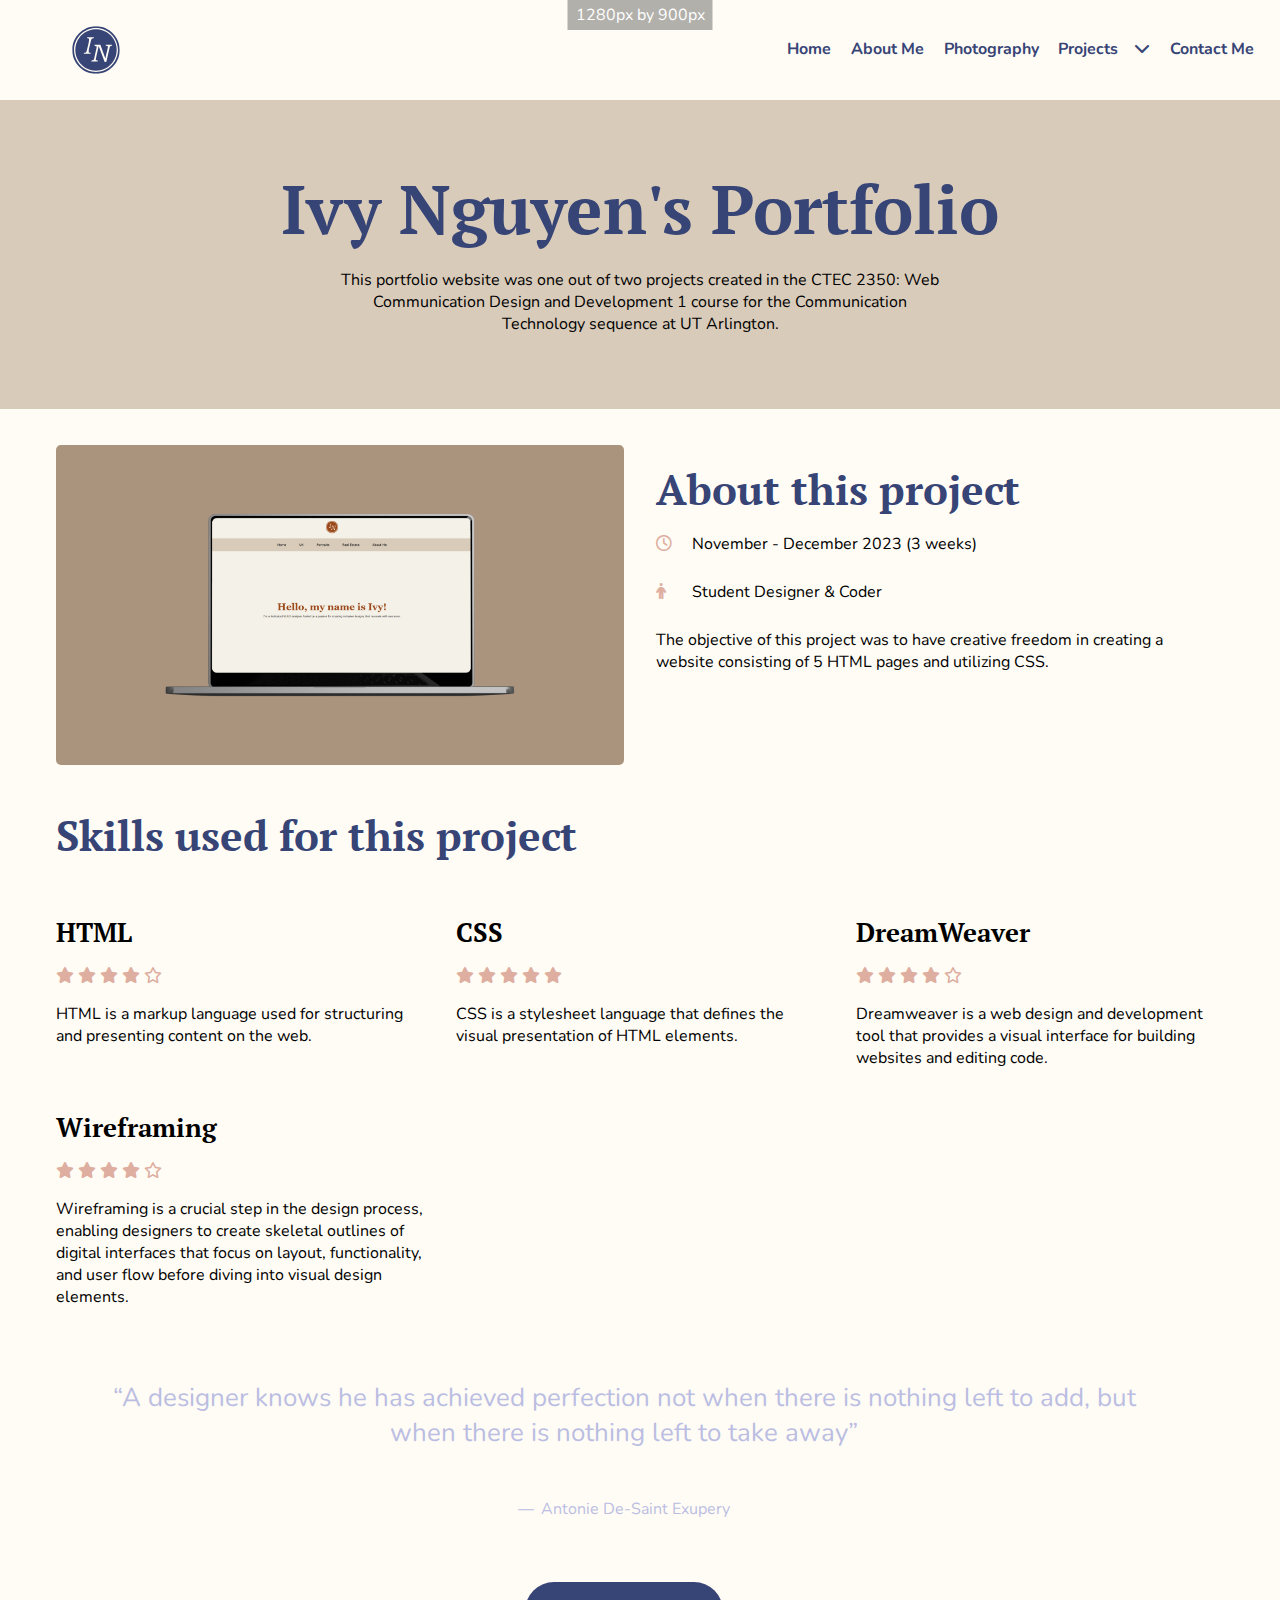
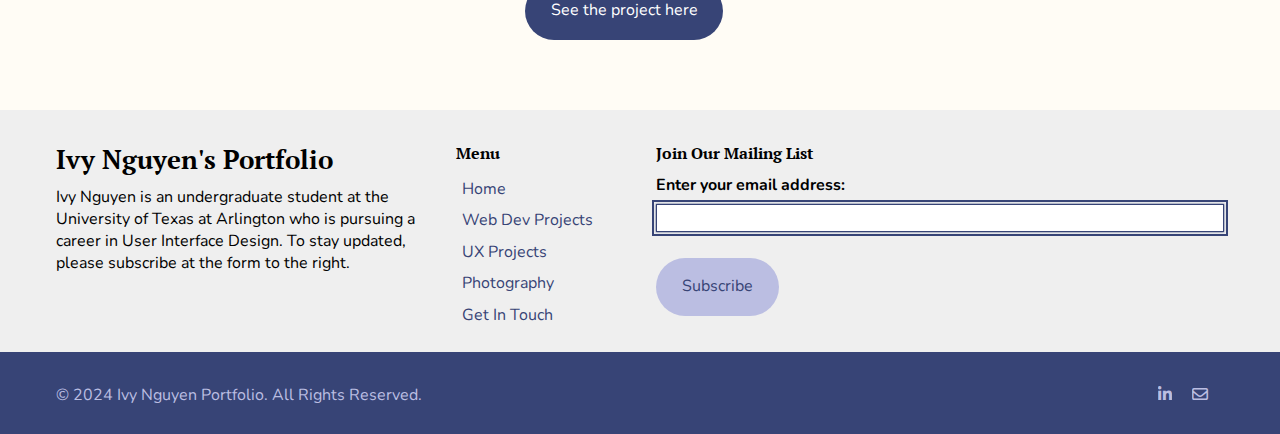
<file: portfolio-project.html>
<!doctype html>
<html lang="en">
    <head>
        <meta charset="utf-8">
        <meta name="viewport" content="width=device-width, initial-scale=1, shrink-to-fit=no">
        <meta name="keywords" content="Ivy Nguyen Portfolio">
        <meta name="description" content="Ivy Nguyen Portfolio">
        <meta name="author" content="Ivy Nguyen">

        <title>Ivy Nguyen's Portfolio</title>
        <link rel="stylesheet" href="css/style.css">
    </head>
    <body>

     <!-- NAV -->
     <div class="container-fluid webNav">
        <div class="row">
            <div class="col-sm-12">
                <nav class="navbar">
                    <a class="navbar-brand" href="index.html">Ivy Nguyen Personal Portfolio</a>
                    <button class="navbar-toggler" type="button" data-target="#navigation">
                        <span class="fa-solid fa-bars"></span> <!--  -->
                    </button>

                    <div class="navigation collapse" id="navigation">
                        <ul class="navbar-nav"> <!-- -->
                            <li>
                                <a href="index.html">Home</a>  <!-- span sr-only means for screen readers only, this would change based on the page we're on -->
                            </li>

                            <li>
                                <a href="about-me.html">About Me</a>
                            </li>

                            <li>
                                <a href="photography-page.html">Photography</a>
                            </li>

                            <li class="dropdown collapse">
                                <a class="dropdown-toggle" href="#"> Projects</a>
                                <div class="dropdown-menu">
                                    <a href="projects.html">Web Development</a>
                                    <a href="ux-design-projects.html">UX Design</a>
                                </div>
                            </li>

                            <li>
                                <a href="contact-me.html">Contact Me</a>
                            </li>
                        </ul>
                    </div>
                </nav>
            </div>
        </div>
    </div>
    <!-- END OF NAV -->

        <div class = "brown">
            <div class = "container">
                <div class = "row">
    
                    <div class = "col-lg-12 col-md-12">
                        
                        <div class = "bg-description">
                            <h1>Ivy Nguyen's Portfolio</h1>
                            <p>This portfolio website was one out of two projects created in the CTEC 2350: Web Communication Design and Development 1 course
                                for the Communication Technology sequence at UT Arlington.
                            </p>
                        </div>
    
                    </div>
                    
                </div>
            </div>
        </div>


        <div class = "container topContainer">
            <div class = "row">
                
                <div class = "col-lg-6">
                    <img src = "images/ivy-portfolio.png" alt = "ivy nguyen portfolio prototypes" class = "project-img">
                </div>

                <div class = "col-lg-6">
                    <h2>About this project</h2>
                    <p><span class = "fa fa-regular fa-clock icon" alt = "clock icon"></span> November - December 2023 (3 weeks) </p>
                    <p><span class = "fa fa-solid fa-person icon" alt = "person icon"></span> Student Designer & Coder </p>
                    <p>The objective of this project was to have creative freedom in creating a website consisting of 5 HTML pages and utilizing CSS.
                    </p>
                </div>
                </div>
            </div>
        </div>

        <div class = "container">
            <div class = "row">
                
                <div class = "col-lg-12">
                    <h2>Skills used for this project</h2>
                </div>

            </div>
        </div>
        
        <div class = "container">
            <div class = "row">

                <div class = "col-lg-4">
                    <h3>HTML</h3>
                    <span class="fa fa-star checked"></span>
                    <span class="fa fa-star checked"></span>
                    <span class="fa fa-star checked"></span>
                    <span class="fa fa-star checked"></span>
                    <span class="fa fa-regular fa-star"></span>
                    <p>HTML is a markup language used for structuring and presenting content on the web.</p>
                </div>


                <div class = "col-lg-4">
                    <h3>CSS</h3>
                    <span class="fa fa-star checked"></span>
                    <span class="fa fa-star checked"></span>
                    <span class="fa fa-star checked"></span>
                    <span class="fa fa-star checked"></span>
                    <span class="fa fa-star checked"></span>
                    <p>CSS is a stylesheet language that defines the visual presentation of HTML elements.</p>
                </div>

                <div class = "col-lg-4">
                    <h3>DreamWeaver</h3>
                    <span class="fa fa-star checked"></span>
                    <span class="fa fa-star checked"></span>
                    <span class="fa fa-star checked"></span>
                    <span class="fa fa-star checked"></span>
                    <span class="fa fa-regular fa-star"></span>
                    <p>Dreamweaver is a web design and development tool that provides a visual interface for building websites and editing code.</p>
                </div>

                <div class = "col-lg-4">
                    <h3>Wireframing</h3>
                    <span class="fa fa-star checked"></span>
                    <span class="fa fa-star checked"></span>
                    <span class="fa fa-star checked"></span>
                    <span class="fa fa-star checked"></span>
                    <span class="fa fa-regular fa-star"></span>
                    <p>Wireframing is a crucial step in the design process, enabling designers to create skeletal 
                        outlines of digital interfaces that focus on layout, functionality, and user flow before diving into visual design elements.</p>
                </div>

            </div>
        </div>

        <div class = "container">
            <div class = "row btn-project quote">
                <div class = "">
                    <blockquote class = "text-center"> 
                        <p>A designer knows he has achieved perfection 
                            not when there is nothing left to add, but 
                            when there is nothing left to take away</p>
                        <footer>Antonie De-Saint Exupery</footer>
                    </blockquote>
                </div>
            </div>
        </div>

        <div class = "container">
            <div class = "row btn-project" >
                <div class = "">
                    <a href = "https://ctec2350.vxn4506.uta.cloud/final/home.html" target="_blank" class = "btn btn-primary">See the project here</a>
                </div>
            </div>
        </div>

            <!-- FOOTER -->

            <footer>
                <div class="container company-details">
                    <div class="row">
                        <div class="col-md-9 col-lg-4">
                            <h3>Ivy Nguyen's Portfolio</h3>
                            <p>Ivy Nguyen is an undergraduate student at the University of Texas at Arlington who is pursuing a career in User Interface
                                Design. To stay updated, please subscribe at the form to the right.
                            </p>
                        </div>
                        <div class="col-md-3 col-lg-2">
                            <h4>Menu</h4>
                            <ul class="unstyled footer-nav">
                                <li><a href="index.html">Home</a></li>
                                <li><a href="projects.html">Web Dev Projects</a></li>
                                <li><a href="ux-design-projects.html">UX Projects</a></li>
                                <li><a href="photography-page.html">Photography</a></li>
                                <li><a href="contact-me.html">Get In Touch</a></li>
                            </ul>
                        </div>
                        <div class="col-md-12 col-lg-6">
                            <h4>Join Our Mailing List</h4>
                            <form>
                                <div class="form-group row">
                                    <label for="subscribe" class="col-sm-12 col-form-label">Enter your email address:</label>
                                    <div class="col-sm-12">
                                        <input type="email" name="subscribe" id="subscribe" class="form-control" required />
                                    </div>
                                </div>
                                <input class="btn btn-secondary" type="submit" name="subscribe" id="subcribe" value="Subscribe" />
                            </form>
                        </div>
                    </div>
                </div>
                <div class="copyright">
                    <div class="container">
                        <div class="row">
                            <div class="col-md-8">
                                <p>&copy; 2024 Ivy Nguyen Portfolio. All Rights Reserved.</p>
                            </div>
                            <div class="col-md-4">
                                <ul class="inline social-media">
                                    <li><a href="https://www.linkedin.com/in/vy-nguyen-aa5758253/" title = "Ivy Nguyen LinkedIn" target="_blank"><i class="fa-brands fa-linkedin-in"><span class = "sr-only">LinkedIn</span></i></a></li>
                                    <li><a href = "mailto: vxn4506@mavs.uta.eduu" title = "Email" target = "_blank"><i class = " fa-regular fa-envelope icon" alt = "envelope icon"></i></a></li>
                                </ul>
                            </div>
                        </div>
                    </div>
                </div>
            </footer>
    
            <!-- END OF FOOTER -->
        

        <div id="windowSize"></div>

        <script src="js/app.js"></script>
    </body>
</html>
</file>
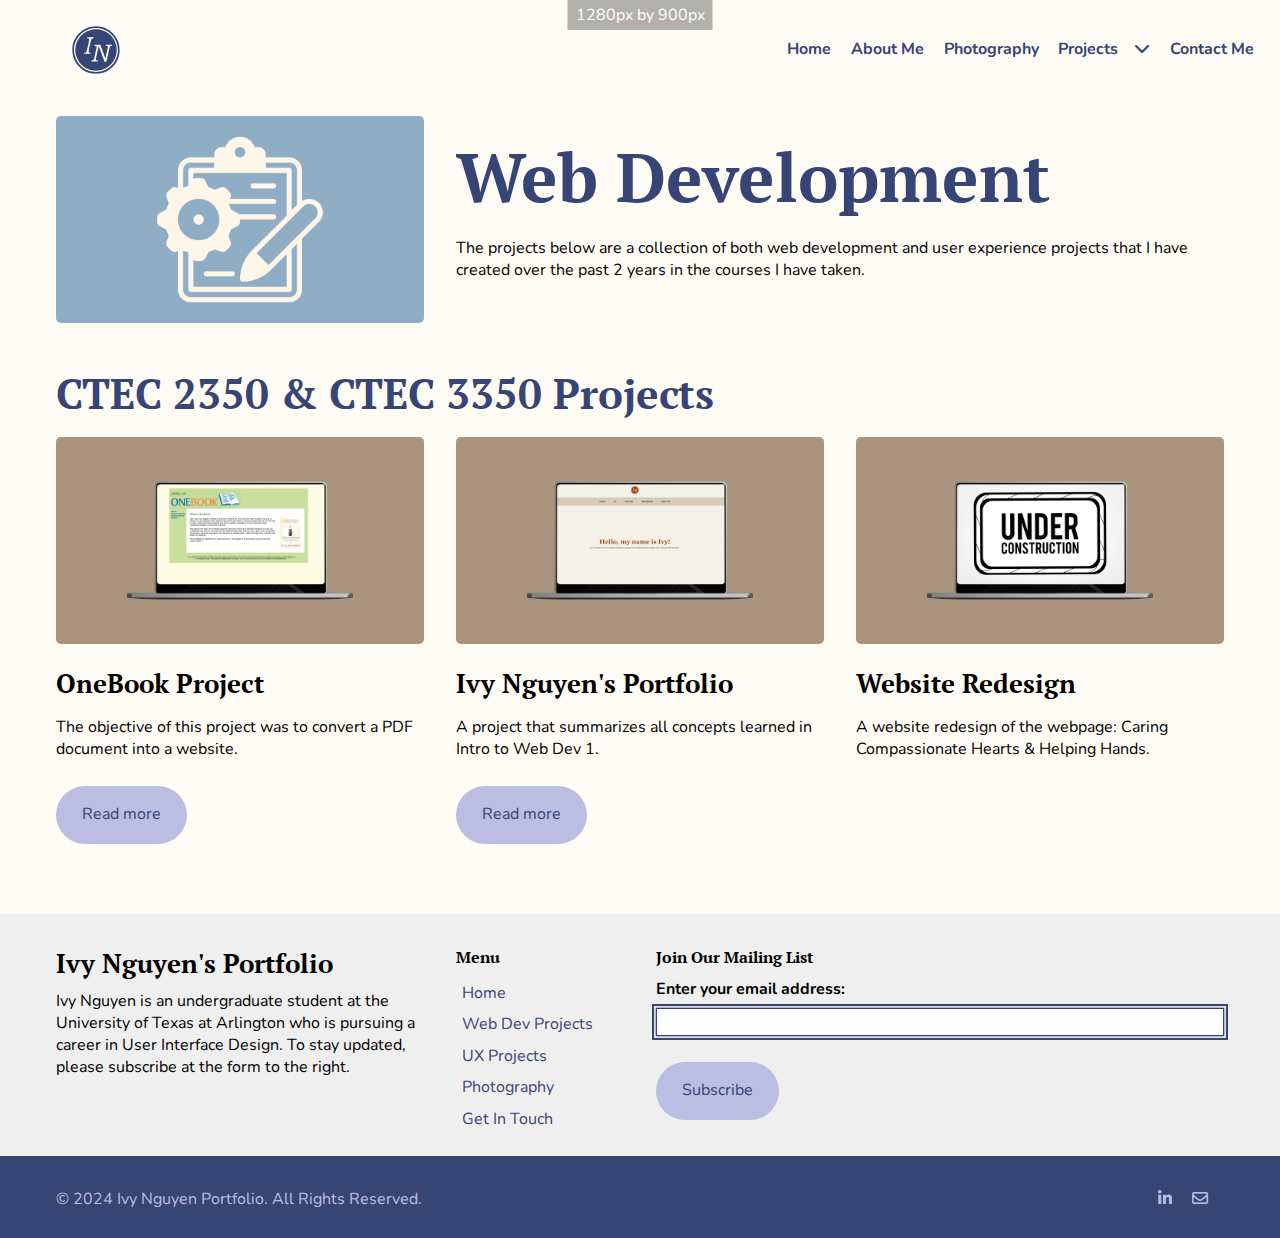
<file: projects.html>
<!doctype html>
<html lang="en">
    <head>
        <meta charset="utf-8">
        <meta name="viewport" content="width=device-width, initial-scale=1, shrink-to-fit=no">
        <meta name="keywords" content="Web Development Projects">
        <meta name="description" content="Web Development Projects">
        <meta name="author" content="Ivy Nguyen">

        <title>Web Development Projects</title>
        <link rel="stylesheet" href="css/style.css">
    </head>
    <body>

    <!-- NAV -->
    <div class="container-fluid webNav">
        <div class="row">
            <div class="col-sm-12">
                <nav class="navbar">
                    <a class="navbar-brand" href="index.html">Ivy Nguyen Personal Portfolio</a>
                    <button class="navbar-toggler" type="button" data-target="#navigation">
                        <span class="fa-solid fa-bars"></span> <!--  -->
                    </button>

                    <div class="navigation collapse" id="navigation">
                        <ul class="navbar-nav"> <!-- -->
                            <li>
                                <a href="index.html">Home</a>  <!-- span sr-only means for screen readers only, this would change based on the page we're on -->
                            </li>

                            <li>
                                <a href="about-me.html">About Me</a>
                            </li>

                            <li>
                                <a href="photography-page.html">Photography</a>
                            </li>

                            <li class="dropdown collapse">
                                <a class="dropdown-toggle" href="#"> Projects</a>
                                <div class="dropdown-menu">
                                    <a href="projects.html">Web Development <span class="sr-only">(current)</span></a>
                                    <a href="ux-design-projects.html">UX Design</a>
                                </div>
                            </li>

                            <li>
                                <a href="contact-me.html">Contact Me</a>
                            </li>
                        </ul>
                    </div>
                </nav>
            </div>
        </div>
    </div>
    <!-- END OF NAV -->

        <div class = "container topContainer">
            <div class = "row">
                <div class = "col-lg-4 col-md-12">
                    <img src = "images/projects.png" alt = "project cover image">
                </div>

                <div class = "col-lg-8 col-md-12">
                    <h1 class = "home">Web Development</h1>
                    <p>The projects below are a collection of both web development and user experience projects that I have created over the past 2 years
                        in the courses I have taken. 
                    </p>
                </div>
            </div>
        </div>

        <div class = "container">
            <div class = "row">
                <div class = "col-lg-12 col-md-12">
                    <h2 class = "categoryName">CTEC 2350 & CTEC 3350 Projects</h2>
                </div>

                <div class = "col-lg-4 col-md-6">
                    <img src = "images/one-book.png" alt = "onebook project cover">
                    <h3>OneBook Project</h3>
                    <p>The objective of this project was to convert a PDF document into a website.</p>
                    <a href = "OB-individual-project.html" class = "btn btn-secondary">Read more</a>
                </div>

                <div class = "col-lg-4 col-md-6">
                    <img src = "images/ivy-portfolio.png" alt = "ivy nguyen project cover">
                    <h3>Ivy Nguyen's Portfolio</h3>
                    <p>A project that summarizes all concepts learned in Intro to Web Dev 1.</p>
                    <a href = "portfolio-project.html" class = "btn btn-secondary">Read more</a>
                </div>

                <div class = "col-lg-4 col-md-6">
                    <img src = "images/website-redesign-cover.png" alt = "website redesign project cover">
                    <h3>Website Redesign</h3>
                    <p>A website redesign of the webpage: Caring Compassionate Hearts & Helping Hands.</p>
                </div>

            </div>
        </div>

            <!-- FOOTER -->

            <footer>
                <div class="container company-details">
                    <div class="row">
                        <div class="col-md-9 col-lg-4">
                            <h3>Ivy Nguyen's Portfolio</h3>
                            <p>Ivy Nguyen is an undergraduate student at the University of Texas at Arlington who is pursuing a career in User Interface
                                Design. To stay updated, please subscribe at the form to the right.
                            </p>
                        </div>
                        <div class="col-md-3 col-lg-2">
                            <h4>Menu</h4>
                            <ul class="unstyled footer-nav">
                                <li><a href="index.html">Home</a></li>
                                <li><a href="projects.html">Web Dev Projects</a></li>
                                <li><a href="ux-design-projects.html">UX Projects</a></li>
                                <li><a href="photography-page.html">Photography</a></li>
                                <li><a href="contact-me.html">Get In Touch</a></li>
                            </ul>
                        </div>
                        <div class="col-md-12 col-lg-6">
                            <h4>Join Our Mailing List</h4>
                            <form>
                                <div class="form-group row">
                                    <label for="subscribe" class="col-sm-12 col-form-label">Enter your email address:</label>
                                    <div class="col-sm-12">
                                        <input type="email" name="subscribe" id="subscribe" class="form-control" required />
                                    </div>
                                </div>
                                <input class="btn btn-secondary" type="submit" name="subscribe" id="subcribe" value="Subscribe" />
                            </form>
                        </div>
                    </div>
                </div>
                <div class="copyright">
                    <div class="container">
                        <div class="row">
                            <div class="col-md-8">
                                <p>&copy; 2024 Ivy Nguyen Portfolio. All Rights Reserved.</p>
                            </div>
                            <div class="col-md-4">
                                <ul class="inline social-media">
                                    <li><a href="https://www.linkedin.com/in/vy-nguyen-aa5758253/" title = "Ivy Nguyen LinkedIn" target="_blank"><i class="fa-brands fa-linkedin-in"><span class = "sr-only">LinkedIn</span></i></a></li>
                                    <li><a href = "mailto: vxn4506@mavs.uta.eduu" title = "Email" target = "_blank"><i class = " fa-regular fa-envelope icon" alt = "envelope icon"></i></a></li>
                                </ul>
                            </div>
                        </div>
                    </div>
                </div>
            </footer>
    
            <!-- END OF FOOTER -->
        <div id="windowSize"></div>

        <script src="js/app.js"></script>
    </body>
</html>
</file>
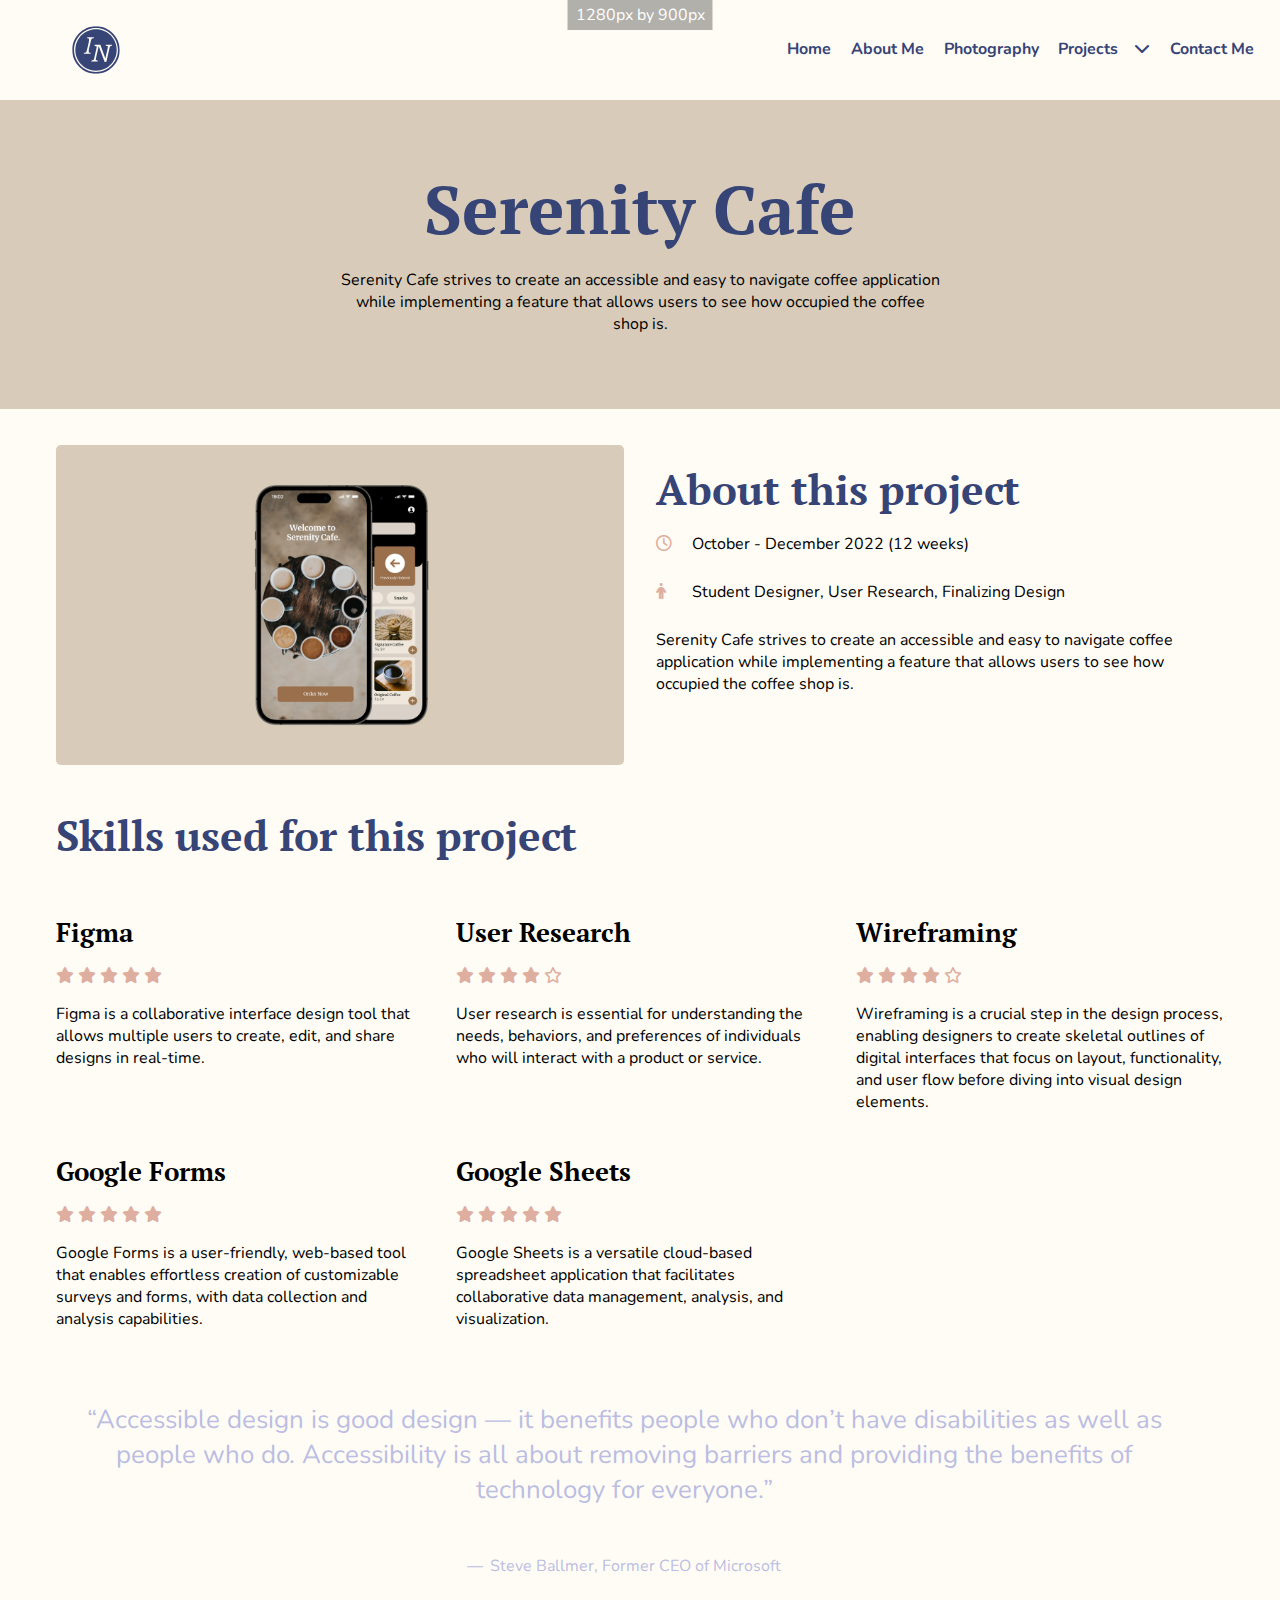
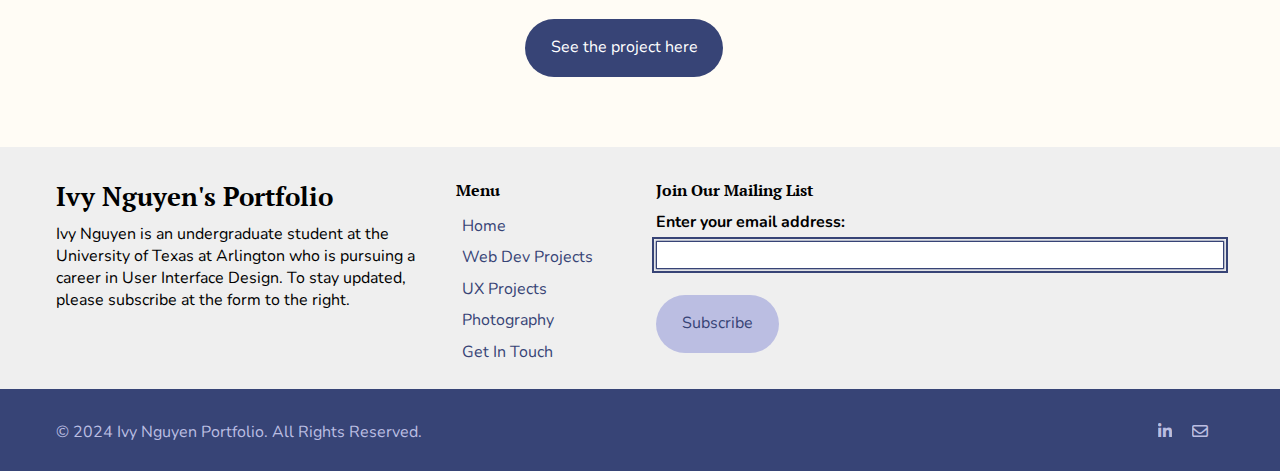
<file: SC-individual-project.html>
<!doctype html>
<html lang="en">
    <head>
        <meta charset="utf-8">
        <meta name="viewport" content="width=device-width, initial-scale=1, shrink-to-fit=no">
        <meta name="keywords" content="Serenity Cafe">
        <meta name="description" content="Serenity Cafe">
        <meta name="author" content="Ivy Nguyen">

        <title>Serenity Cafe</title>
        <link rel="stylesheet" href="css/style.css">
    </head>
    <body>

        <!-- NAV -->
        <div class="container-fluid webNav">
            <div class="row">
                <div class="col-sm-12">
                    <nav class="navbar">
                        <a class="navbar-brand" href="index.html">Ivy Nguyen Personal Portfolio</a>
                        <button class="navbar-toggler" type="button" data-target="#navigation">
                            <span class="fa-solid fa-bars"></span> <!--  -->
                        </button>

                        <div class="navigation collapse" id="navigation">
                            <ul class="navbar-nav"> <!-- -->
                                <li>
                                    <a href="index.html">Home</a>  <!-- span sr-only means for screen readers only, this would change based on the page we're on -->
                                </li>

                                <li>
                                    <a href="about-me.html">About Me</a>
                                </li>

                                <li>
                                    <a href="photography-page.html">Photography</a>
                                </li>

                                <li class="dropdown collapse">
                                    <a class="dropdown-toggle" href="#"> Projects</a>
                                    <div class="dropdown-menu">
                                        <a href="projects.html">Web Development</a>
                                        <a href="ux-design-projects.html">UX Design</a>
                                    </div>
                                </li>

                                <li>
                                    <a href="contact-me.html">Contact Me</a>
                                </li>
                            </ul>
                        </div>
                    </nav>
                </div>
            </div>
        </div>
        <!-- END OF NAV -->
        <div class = "brown">
            <div class = "container">
                <div class = "row">
    
                    <div class = "col-lg-12 col-md-12">
                        
                        <div class = "bg-description">
                            <h1>Serenity Cafe</h1>
                            <p>Serenity Cafe strives to create an accessible and easy to navigate coffee 
                                application while implementing a feature that allows users to see how occupied the coffee shop is.</p>
                        </div>
    
                    </div>
                    
                </div>
            </div>
        </div>


        <div class = "container topContainer">
            <div class = "row">
                
                <div class = "col-lg-6">
                    <img src = "images/serenity-cafe.png" alt = "serenity cafe prototypes" class = "project-img">
                </div>

                <div class = "col-lg-6">
                    <h2>About this project</h2>
                    <p><span class = "fa fa-regular fa-clock icon" alt = "clock icon"></span> October - December 2022 (12 weeks) </p>
                    <p><span class = "fa fa-solid fa-person icon" alt = "person icon"></span> Student Designer, User Research, Finalizing Design </p>
                    <p>Serenity Cafe strives to create an accessible and easy to navigate coffee application while implementing
                        a feature that allows users to see how occupied the coffee shop is.
                    </p>
                </div>
                </div>
            </div>
        </div>

        <div class = "container">
            <div class = "row">
                
                <div class = "col-lg-12">
                    <h2>Skills used for this project</h2>
                </div>

            </div>
        </div>
        
        <div class = "container">
            <div class = "row">

                <div class = "col-lg-4">
                    <h3>Figma</h3>
                    <span class="fa fa-star checked"></span>
                    <span class="fa fa-star checked"></span>
                    <span class="fa fa-star checked"></span>
                    <span class="fa fa-star checked"></span>
                    <span class="fa fa-star checked"></span>
                    <p>Figma is a collaborative interface design tool that allows multiple users to create, edit, and share designs in real-time.</p>
                </div>

                <div class = "col-lg-4">
                    <h3>User Research</h3>
                    <span class="fa fa-star checked"></span>
                    <span class="fa fa-star checked"></span>
                    <span class="fa fa-star checked"></span>
                    <span class="fa fa-star checked"></span>
                    <span class="fa fa-regular fa-star"></span>
                    <p>User research is essential for understanding the needs, behaviors, and 
                        preferences of individuals who will interact with a product or service.</p>
                </div>

                <div class = "col-lg-4">
                    <h3>Wireframing</h3>
                    <span class="fa fa-star checked"></span>
                    <span class="fa fa-star checked"></span>
                    <span class="fa fa-star checked"></span>
                    <span class="fa fa-star checked"></span>
                    <span class="fa fa-regular fa-star"></span>
                    <p>Wireframing is a crucial step in the design process, enabling designers to create skeletal 
                        outlines of digital interfaces that focus on layout, functionality, and user flow before diving into visual design elements.</p>
                </div>


                <div class = "col-lg-4">
                    <h3>Google Forms</h3>
                    <span class="fa fa-star checked"></span>
                    <span class="fa fa-star checked"></span>
                    <span class="fa fa-star checked"></span>
                    <span class="fa fa-star checked"></span>
                    <span class="fa fa-star checked"></span>
                    <p>Google Forms is a user-friendly, web-based tool that enables effortless 
                        creation of customizable surveys and forms, with data collection and analysis capabilities.
                    </p>
                </div>


                <div class = "col-lg-4">
                    <h3>Google Sheets</h3>
                    <span class="fa fa-star checked"></span>
                    <span class="fa fa-star checked"></span>
                    <span class="fa fa-star checked"></span>
                    <span class="fa fa-star checked"></span>
                    <span class="fa fa-star checked"></span>
                    <p>Google Sheets is a versatile cloud-based spreadsheet application that facilitates collaborative data management, 
                        analysis, and visualization.</p>
                </div>

            </div>
        </div>

        <div class = "container">
            <div class = "row btn-project quote">
                <div class = "">
                    <blockquote class = "text-center"> 
                        <p >Accessible design is good design — it benefits people who don’t have disabilities as well as people who do. 
                            Accessibility is all about removing barriers and providing the benefits of technology for everyone.</p>
                        <footer>Steve Ballmer, Former CEO of Microsoft</footer>
                    </blockquote>
                </div>

                <div class = "">
                    <a href = "https://www.figma.com/proto/Ls0472InsHruMSdIzFaAEj/Serenity-Cafe-Project?page-id=99%3A2&type=design&node-id=147-3&viewport=484%2C1579%2C0.29&t=YtRaQqIiSBr0GsEP-1&scaling=scale-down&starting-point-node-id=147%3A3&mode=design" target = "_blank" class = "btn btn-primary">See the project here</a>
                </div>

            </div>
        </div>

            <!-- FOOTER -->

            <footer>
                <div class="container company-details">
                    <div class="row">
                        <div class="col-md-9 col-lg-4">
                            <h3>Ivy Nguyen's Portfolio</h3>
                            <p>Ivy Nguyen is an undergraduate student at the University of Texas at Arlington who is pursuing a career in User Interface
                                Design. To stay updated, please subscribe at the form to the right.
                            </p>
                        </div>
                        <div class="col-md-3 col-lg-2">
                            <h4>Menu</h4>
                            <ul class="unstyled footer-nav">
                                <li><a href="index.html">Home</a></li>
                                <li><a href="projects.html">Web Dev Projects</a></li>
                                <li><a href="ux-design-projects.html">UX Projects</a></li>
                                <li><a href="photography-page.html">Photography</a></li>
                                <li><a href="contact-me.html">Get In Touch</a></li>
                            </ul>
                        </div>
                        <div class="col-md-12 col-lg-6">
                            <h4>Join Our Mailing List</h4>
                            <form>
                                <div class="form-group row">
                                    <label for="subscribe" class="col-sm-12 col-form-label">Enter your email address:</label>
                                    <div class="col-sm-12">
                                        <input type="email" name="subscribe" id="subscribe" class="form-control" required />
                                    </div>
                                </div>
                                <input class="btn btn-secondary" type="submit" name="subscribe" id="subcribe" value="Subscribe" />
                            </form>
                        </div>
                    </div>
                </div>
                <div class="copyright">
                    <div class="container">
                        <div class="row">
                            <div class="col-md-8">
                                <p>&copy; 2024 Ivy Nguyen Portfolio. All Rights Reserved.</p>
                            </div>
                            <div class="col-md-4">
                                <ul class="inline social-media">
                                    <li><a href="https://www.linkedin.com/in/vy-nguyen-aa5758253/" title = "Ivy Nguyen LinkedIn" target="_blank"><i class="fa-brands fa-linkedin-in"><span class = "sr-only">LinkedIn</span></i></a></li>
                                    <li><a href = "mailto: vxn4506@mavs.uta.eduu" title = "Email" target = "_blank"><i class = " fa-regular fa-envelope icon" alt = "envelope icon"></i></a></li>
                                </ul>
                            </div>
                        </div>
                    </div>
                </div>
            </footer>
    
            <!-- END OF FOOTER -->
        

        <div id="windowSize"></div>

        <script src="js/app.js"></script>
    </body>
</html>
</file>
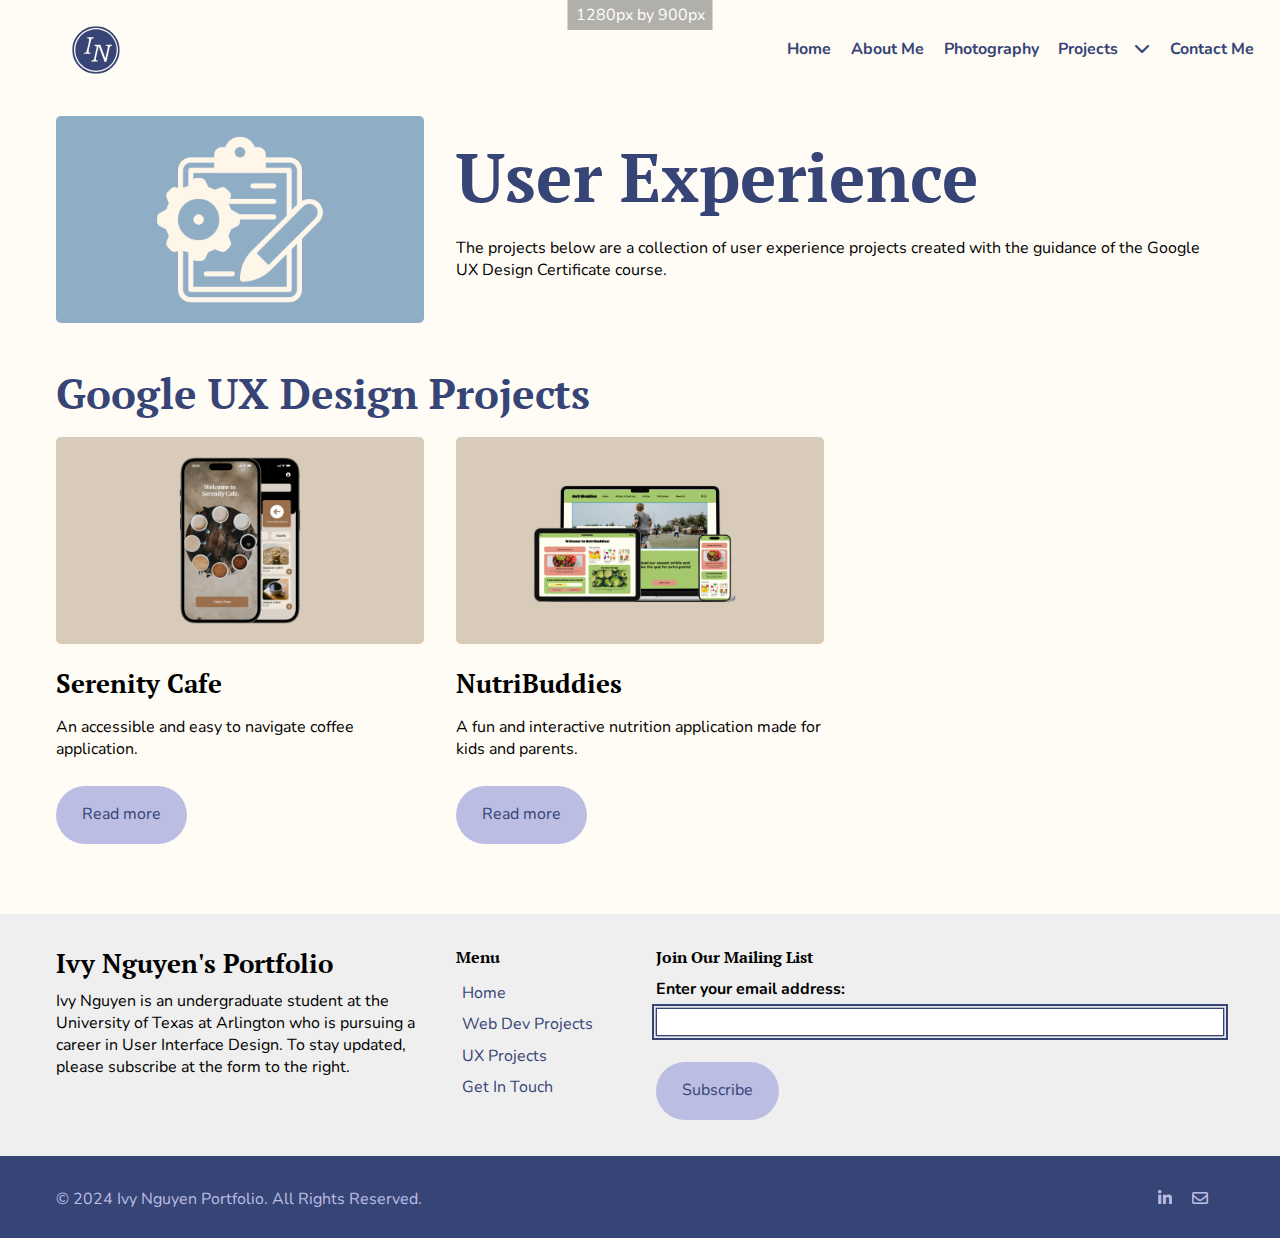
<file: ux-design-projects.html>
<!doctype html>
<html lang="en">
    <head>
        <meta charset="utf-8">
        <meta name="viewport" content="width=device-width, initial-scale=1, shrink-to-fit=no">
        <meta name="keywords" content="UX Design Projects">
        <meta name="description" content="UX Design Projects">
        <meta name="author" content="Ivy Nguyen">

        <title>UX Design Projects</title>
        <link rel="stylesheet" href="css/style.css">
    </head>
    <body>

        <!-- NAV -->
        <div class="container-fluid webNav">
            <div class="row">
                <div class="col-sm-12">
                    <nav class="navbar">
                        <a class="navbar-brand" href="index.html">Ivy Nguyen Personal Portfolio</a>
                        <button class="navbar-toggler" type="button" data-target="#navigation">
                            <span class="fa-solid fa-bars"></span> <!--  -->
                        </button>

                        <div class="navigation collapse" id="navigation">
                            <ul class="navbar-nav"> <!-- -->
                                <li>
                                    <a href="index.html">Home</a>  <!-- span sr-only means for screen readers only, this would change based on the page we're on -->
                                </li>

                                <li>
                                    <a href="about-me.html">About Me</a>
                                </li>

                                <li>
                                    <a href="photography-page.html">Photography</a>
                                </li>

                                <li class="dropdown collapse">
                                    <a class="dropdown-toggle" href="#"> Projects</a>
                                    <div class="dropdown-menu">
                                        <a href="projects.html">Web Development</a>
                                        <a href="ux-design-projects.html">UX Design</a>
                                    </div>
                                </li>

                                <li>
                                    <a href="contact-me.html">Contact Me</a>
                                </li>
                            </ul>
                        </div>
                    </nav>
                </div>
            </div>
        </div>
        <!-- END OF NAV -->

        <div class = "container topContainer">
            <div class = "row">
                <div class = "col-lg-4 col-md-12">
                    <img src = "images/projects.png" alt = "project cover image">
                </div>

                <div class = "col-lg-8 col-md-12">
                    <h1 class = "home">User Experience</h1>
                    <p>The projects below are a collection of user experience projects created 
                        with the guidance of the Google UX Design Certificate course.
                    </p>
                </div>
            </div>
        </div>

        <div class = "container">
            <div class = "row">
                <div class = "col-lg-12 col-md-12">
                    <h2 class = "categoryName">Google UX Design Projects</h2>
                </div>

                <div class = "col-lg-4 col-md-6">
                    <img src = "images/serenity-cafe-cover.png" alt = "serenity cafe project cover">
                    <h3>Serenity Cafe</h3>
                    <p>An accessible and easy to navigate coffee application.</p>
                    <a href = "SC-individual-project.html" class = "btn btn-secondary">Read more</a>
                </div>

                <div class = "col-lg-4 col-md-6">
                    <img src = "images/nutribuddies-cover.png" alt = "nutribuddies project cover">
                    <h3>NutriBuddies</h3>
                    <p>A fun and interactive nutrition application made for kids and parents.</p>
                    <a href = "nutribuddies.html" class = "btn btn-secondary">Read more</a>
                </div>

            </div>
        </div>

        <!-- FOOTER -->

        <footer>
            <div class="container company-details">
                <div class="row">
                    <div class="col-md-9 col-lg-4">
                        <h3>Ivy Nguyen's Portfolio</h3>
                        <p>Ivy Nguyen is an undergraduate student at the University of Texas at Arlington who is pursuing a career in User Interface
                            Design. To stay updated, please subscribe at the form to the right.
                        </p>
                    </div>
                    <div class="col-md-3 col-lg-2">
                        <h4>Menu</h4>
                        <ul class="unstyled footer-nav">
                            <li><a href="index.html">Home</a></li>
                            <li><a href="projects.html">Web Dev Projects</a></li>
                            <li><a href="ux-design-projects.html">UX Projects</a></li>
                            <li><a href="contact-me.html">Get In Touch</a></li>
                        </ul>
                    </div>
                    <div class="col-md-12 col-lg-6">
                        <h4>Join Our Mailing List</h4>
                        <form>
                            <div class="form-group row">
                                <label for="subscribe" class="col-sm-12 col-form-label">Enter your email address:</label>
                                <div class="col-sm-12">
                                    <input type="email" name="subscribe" id="subscribe" class="form-control" required />
                                </div>
                            </div>
                            <input class="btn btn-secondary" type="submit" name="subscribe" id="subcribe" value="Subscribe" />
                        </form>
                    </div>
                </div>
            </div>
            <div class="copyright">
                <div class="container">
                    <div class="row">
                        <div class="col-md-8">
                            <p>&copy; 2024 Ivy Nguyen Portfolio. All Rights Reserved.</p>
                        </div>
                        <div class="col-md-4">
                            <ul class="inline social-media">
                                <li><a href="https://www.linkedin.com/in/vy-nguyen-aa5758253/" title = "Ivy Nguyen LinkedIn" target="_blank"><i class="fa-brands fa-linkedin-in"><span class = "sr-only">LinkedIn</span></i></a></li>
                                <li><a href = "mailto: vxn4506@mavs.uta.eduu" title = "Email" target = "_blank"><i class = " fa-regular fa-envelope icon" alt = "envelope icon"></i></a></li>
                            </ul>
                        </div>
                    </div>
                </div>
            </div>
        </footer>

        <!-- END OF FOOTER -->

        <div id="windowSize"></div>

        <script src="js/app.js"></script>
    </body>
</html>
</file>
<file: css/style.css>
/*
    Created by: Ivy Nguyen - 1001624506
    Created on: 3/1/2024
    Updated on: 3/5/2024
    Project: Personal Portfolio
*/

@import url('https://cdnjs.cloudflare.com/ajax/libs/font-awesome/6.2.0/css/all.min.css');
@import url('https://fonts.googleapis.com/css2?family=Nunito:ital,wght@0,200..1000;1,200..1000&family=PT+Serif:ital,wght@0,400;0,700;1,400;1,700&display=swap');

:root {
    /* Grid */
    --number-of-columns: 12;
    --grid-width: calc(100% / var(--number-of-columns));

    --col-1: calc(var(--grid-width) * 1);
    --col-2: calc(var(--grid-width) * 2);
    --col-3: calc(var(--grid-width) * 3);
    --col-4: calc(var(--grid-width) * 4);
    --col-5: calc(var(--grid-width) * 5);
    --col-6: calc(var(--grid-width) * 6);
    --col-7: calc(var(--grid-width) * 7);
    --col-8: calc(var(--grid-width) * 8);
    --col-9: calc(var(--grid-width) * 9);
    --col-10: calc(var(--grid-width) * 10);
    --col-11: calc(var(--grid-width) * 11);
    --col-12: calc(var(--grid-width) * 12);

    /* Branding */
    --primary: hsla(228, 36%, 34%, 1);
    --primary-hover: hsla(228, 16%, 0%, 1);/* (x, -20%, -40%, 1) */
    --secondary: hsla(235, 41%, 81%, 1);
    --secondary-hover: hsla(235, 21%, 41%, 1);
    --secondary-blurred: hsla(235, 31%, 31%, 1); /* (x, +10%, -10%, 1) */
    --tertiary: hsla(13, 49%, 75%, 1);
    --tertiary-hover: hsla(13, 29%, 35%, 1);

    
    --font-color: #1d1d1d;

    --gray-0: #222222;
    --gray-1: #666666;
    --gray-2: #999999;
    --gray-3: #dadada;
    --gray-4: #efefef;

    --white: white;

    /* Typography */
    --font-size: 20px;
    --scale: 1.618;
    --line-height: calc(1em * var(--scale)); /* line height would equal 1em * the scale */
    --h4: 1rem;
    --h3: calc(1rem * var(--scale)); /* 1.618rem */
    --h2: calc(var(--h3) * var(--scale)); /* 1.618rem * 1.618 */
    --h1: calc(var(--h2) * var(--scale)); /* (1.618rem * 1.618) * 1.618 */

    /* Other */
    --table-padding: 1.618rem;
}

/* Navigation Styles */
.navbar {
    display: flex;
    flex-flow: row wrap;
    justify-content: space-between;
    align-items: center;
    align-content: flex-start;
    padding: 1rem;
}

.navbar-brand {
    flex: 0 0 10rem;
    display: block;
    overflow: hidden;
    background: url(../images/logo.svg) no-repeat center/contain transparent;
    width: 10rem;
    height: 4rem;
    text-indent: -9999px;
    text-decoration: none;
}

.navbar-toggler {
    background-color: var(--primary);
    border: 0 none;
    color: white;
    width: 2rem;
    height: 2rem;
    display: flex;
    flex-flow: row wrap;
    justify-content: center;
    align-items: center;
    align-content: center; 
    cursor:pointer;
}

.navigation {
    flex: 0 0 100%;
}

.navigation.collapse .navbar-nav {
    display: none;
}

.navbar-nav {
    list-style-type: none;
    padding: 0;
}

.navbar-nav li > a {
    color: var(--primary);
    display: block;
    overflow: hidden;
    padding: calc((1em / var(--scale)) / var(--scale)) calc(1em / var(--scale));
    text-decoration: none;
    border-bottom: 2px solid transparent;
    font-weight: bold;
}

.navbar-nav li.active > a {
    border-bottom-color: var(--primary);
}

.navbar-nav li > a:hover { /* greater than sign means selects all the anchor tags that are direct children that is inside navbar-nav */
    background-color: var(--primary);
    color: var(--white);
    border-radius: 5px;
}

.dropdown-toggle::after {
    content: "\f077";
    font-family: "FontAwesome";
    font-weight: 400;
    margin-left: 1rem;
}


.dropdown.collapse .dropdown-toggle::after {
    content: "\f078";
}

.dropdown.collapse .dropdown-menu {
    display: none;
}

.dropdown-menu {
    background-color: var(--gray-2);
    display: flex;
    flex-flow: row wrap;
    justify-content: flex-start;
    align-items: flex-start;
    align-content: flex-start;
    z-index: 1;
    border-radius: 5px;
}

.dropdown-menu > a {
    flex: 1 0 100%;
    color: var(--white);
    padding: calc((1em / var(--scale)) / var(--scale)) calc(1em / var(--scale));
    text-decoration: none;
}

.dropdown-menu > a:hover {
    background-color: var(--primary);
    border-radius: 5px;
}

.sr-only {
    position: absolute; 
    width: 1px;
    height: 1px;
    padding: 0;
    margin: -1px;
    overflow: hidden;
    clip: rect(0,0,0,0);
    white-space: nowrap;
    border-width: 0;
}

@media screen and (min-width: 768px){
    .navbar-toggler {
        display: none;
    }

    .navigation {
        flex: 0 0 auto;
    }

    .navigation.collapse .navbar-nav,
    .navbar-nav {
        display: flex;
        flex-flow: row wrap;
        justify-content: flex-end;
        align-items: baseline;
        align-content: center;
    }

    .dropdown-menu {
        position: absolute;
    }
}
/* End of Navigation Styles */

* {
    box-sizing: border-box;
    position: relative;
}

body {
    margin: 0;
    font-family: 'Nunito', 'Arial', 'Helvetica', sans-serif;
    background-color: #FFFCF5;
}

/* Images */
img {
    max-width: 100%;
}

.round-image {
    border-radius: 50%;
    overflow: hidden;
    aspect-ratio: 1;
}

.round-image img {
    position: absolute;
    width: 100%;
    height: 100%;
    object-fit: cover;
    object-position: center;
}
/* End of Images */

/* TASK: Paste your typography styles here */
h1, h2, h3, h3, h4, h5, h6
.h1, .h2, .h3, .h4, .h5, .h6 {
    font-family: "PT Serif", "Georgia", "Times New Roman", serif;
    line-height: var(calc(--line-height / 2));
    font-weight: 700;
    margin: 1rem 0;
}

h4, .h4 { 
    font-size: var(--h4);
}

h3, .h3 {
    font-size: var(--h3);
    
}

h2, .h2 {
    font-size: var(--h2);
    color: var(--primary);
}

h1, .h1 {
    font-size: var(--h1); 
    color: var(--primary);
}

/* Paragraph */

p {
    margin-bottom: var(--line-height);
}

/* End of Paragraph */

/* Blockquotes */

blockquote {
    font-size: calc(1rem * var(--scale)); /* font size is 1rem * 1.618 */
}

blockquote footer {
    font-size: 1rem;
    background-color: #FFFCF5;
}

blockquote p:first-of-type::before {
    content: open-quote; /* content can add any content | this adds opening quotation mark at the first instance of a paragraph inside of a blockquote */
}

blockquote p:last-of-type::after {
    content: close-quote; /* this adds closing quotation mark at the end */
}

blockquote footer::before { /* parent to child relationship when using the space  */
    content: "\2014"; /* adds an em dash before the footer  */
    margin-right: calc(0.25rem * var(--scale)); /* content is a "brand new element" so this adds a margin to the content */
}

blockquote.text-center { /* there is an element inside of blockquote that has the name/class of "text-center"  */
    text-align: center; /* center aligned */
    color: var(--secondary);
    padding-bottom: 1rem;
}

blockquote.text-right {
    text-align: right; /* right aligned */
}

blockquote p {
    margin-bottom: 0;
}


/* End of Blockquotes */

/* List Styles */ 

ul.unstyled {
    list-style-type: none;
    padding-left: 0;
}

ul.inline {
    list-style-type: none;
    padding: 0;
    display: inline-flex;
    flex-flow: row wrap;
    justify-content: flex-start;
    align-items: baseline;
    align-content: flex-start;
    gap: var(--font-size);
}

/* End of List Styles */ 

/* Description List */

dl {
    border-left: 3px solid var(--secondary);
    padding: var(--line-height);
    padding-right: 0;
}

dt {
    margin-bottom: 1rem;
}

dd {
    font-style: italic;
    margin-bottom: var(--line-height);
}

dd:last-of-type {
    margin-bottom: 0;
}

/* End Description List */


/* End of Typography */

/* Table Styles */
table {
    border-collapse: collapse;
    border: 1px solid #1f1f1f;
    width: 100%;
}

table th,
table td {
    padding: calc(var(--table-padding) / 2) var(--table-padding);
    border: 1px solid #1f1f1f;
    vertical-align: top;
}

thead {
    background-color: #1f1f1f;
}

thead th {
    color: white;
    text-align: left;
}

tbody tr:nth-child(odd) {
    background-color: #fafafa;
}

tbody tr:hover {
    background-color: #efefef;
}

caption {
    caption-side: bottom;
    text-align: left;
    padding: calc(var(--table-padding) / 2) 0;
}
/* End of Table Styles */

/* Footer Styles */
footer {
    margin-top: 3rem;
    font-size: calc(var(--scale));
    background-color: var(--gray-4);
}

footer h3,
footer h4 {
    margin-bottom: calc(1rem / var(--scale));
}

footer .footer-nav {
    margin: 0;
}

footer .footer-nav a {
    display: block;
    overflow: hidden;
    padding: calc((1em / var(--scale)) / var(--scale) / var(--scale)) calc(1em / var(--scale) / var(--scale));
    color: var(--primary);
    text-decoration: none;
    border-bottom: 2px solid transparent;
}

footer .footer-nav a:hover {
    color: var(--primary-hover);
    border-bottom-color: var(--primary-hover);
}

footer .form-group label {
    margin-top: 0;
}

footer .copyright {
    background-color: var(--primary);
    text-align: center;
    padding-top: 2rem;
    padding-bottom: calc(1rem / 2);
    
}

.copyright p {
    color: var(--secondary);
}


footer p,
footer .social-media {
    margin: 0;
    max-width: 100%;
    width: 100%;
}

footer .social-media {
    justify-content: center;
}

footer .social-media a {
    display: block;
    overflow: hidden;
    color: var(--secondary);
}

.company-details {
    padding-top: 1rem;
    margin: 0;
}

@media screen and (min-width: 768px){
    footer .copyright {
        text-align: unset;
    }

    footer .social-media {
        justify-content: flex-end;
    }
}
/* End of Footer Styles */

/* Code tag */
code {
    font-family: monospace;
    color: crimson;
    font-size: 0.75rem;
    line-height: 1.618em;
}
/* End of code tag */

/* Special classes */
.w-14 {
    width: 14rem;
}
/* End of Special classes */

/* TASK: Paste your grid system here */
.container-fluid,
.container {
    width: 100%;
    padding-left: 1rem;
    padding-right: 1rem;
    margin-left: auto;
    margin-right: auto;
    margin-bottom: 1.25rem;
}

@media screen and (min-width: 576px){ .container { max-width: 576px; }} /* sm */
@media screen and (min-width: 768px){ .container { max-width: 768px; }} /* md */
@media screen and (min-width: 992px){ .container { max-width: 992px; }} /* lg */
@media screen and (min-width: 1200px){ .container { max-width: 1200px; }} /* xl */

.row {
    display: flex;
    flex-flow: row wrap;
    justify-content: flex-start;
    align-items: flex-start;
    align-content: flex-start;
    margin-left: -1rem;
    margin-right: -1rem;
}

.col-xs-1, .col-xs-2, .col-xs-3, .col-xs-4, .col-xs-5, .col-xs-6, .col-xs-7, .col-xs-8, .col-xs-9, .col-xs-10, .col-xs-11, .col-xs-12,
.col-sm-1, .col-sm-2, .col-sm-3, .col-sm-4, .col-sm-5, .col-sm-6, .col-sm-7, .col-sm-8, .col-sm-9, .col-sm-10, .col-sm-11, .col-sm-12,
.col-md-1, .col-md-2, .col-md-3, .col-md-4, .col-md-5, .col-md-6, .col-md-7, .col-md-8, .col-md-9, .col-md-10, .col-md-11, .col-md-12,
.col-lg-1, .col-lg-2, .col-lg-3, .col-lg-4, .col-lg-5, .col-lg-6, .col-lg-7, .col-lg-8, .col-lg-9, .col-lg-10, .col-lg-11, .col-lg-12,
.col-xl-1, .col-xl-2, .col-xl-3, .col-xl-4, .col-xl-5, .col-xl-6, .col-xl-7, .col-xl-8, .col-xl-9, .col-xl-10, .col-xl-11, .col-xl-12 {
    padding: 0 1rem;
    width: 100%;
    max-width: 100%;
}

.col-1 {
    flex: 0 0 var(--col-1);
    max-width: var(--col-1);
    background-color: var(--blue-1);
}

.col-2 {
    flex: 0 0 var(--col-2);
    max-width: var(--col-2);
    background-color: var(--blue-2);
}

.col-3 {
    flex: 0 0 var(--col-3);
    max-width: var(--col-3);
    background-color: var(--blue-3);
}

.col-4 {
    flex: 0 0 var(--col-4);
    max-width: var(--col-4);
    background-color: var(--blue-4);
}

.col-5 {
    flex: 0 0 var(--col-5);
    max-width: var(--col-5);
    background-color: var(--blue-5);
}

.col-6 {
    flex: 0 0 var(--col-6);
    max-width: var(--col-6);
    background-color: var(--blue-6);
}

.col-7 {
    flex: 0 0 var(--col-7);
    max-width: var(--col-7);
    background-color: var(--blue-1);
}

.col-8 {
    flex: 0 0 var(--col-8);
    max-width: var(--col-8);
    background-color: var(--blue-2);
}

.col-9 {
    flex: 0 0 var(--col-9);
    max-width: var(--col-9);
    background-color: var(--blue-3);
}

.col-10 {
    flex: 0 0 var(--col-10);
    max-width: var(--col-10);
    background-color: var(--blue-4);
}

.col-11 {
    flex: 0 0 var(--col-11);
    max-width: var(--col-11);
    background-color: var(--blue-5);
}

.col-12 {
    flex: 0 0 var(--col-12);
    max-width: var(--col-12);
    background-color: var(--blue-6);
}

.col-xs-1 {
    flex: 0 0 var(--col-1);
    max-width: var(--col-1);
    background-color: var(--blue-1);
}

.col-xs-2 {
    flex: 0 0 var(--col-2);
    max-width: var(--col-2);
    background-color: var(--blue-2);
}

.col-xs-3 {
    flex: 0 0 var(--col-3);
    max-width: var(--col-3);
    background-color: var(--blue-3);
}

.col-xs-4 {
    flex: 0 0 var(--col-4);
    max-width: var(--col-4);
    background-color: var(--blue-4);
}

.col-xs-5 {
    flex: 0 0 var(--col-5);
    max-width: var(--col-5);
    background-color: var(--blue-5);
}

.col-xs-6 {
    flex: 0 0 var(--col-6);
    max-width: var(--col-6);
    background-color: var(--blue-6);
}

.col-xs-7 {
    flex: 0 0 var(--col-7);
    max-width: var(--col-7);
    background-color: var(--blue-1);
}

.col-xs-8 {
    flex: 0 0 var(--col-8);
    max-width: var(--col-8);
    background-color: var(--blue-2);
}

.col-xs-9 {
    flex: 0 0 var(--col-9);
    max-width: var(--col-9);
    background-color: var(--blue-3);
}

.col-xs-10 {
    flex: 0 0 var(--col-10);
    max-width: var(--col-10);
    background-color: var(--blue-4);
}

.col-xs-11 {
    flex: 0 0 var(--col-11);
    max-width: var(--col-11);
    background-color: var(--blue-5);
}

.col-xs-12 {
    flex: 0 0 var(--col-12);
    max-width: var(--col-12);
    background-color: var(--blue-6);
}

/* Styles for 'col-sm-...' grid */
@media screen and (min-width: 576px){
    .container {
        max-width: 576px;
    }
    
    .col-sm-1 {
        flex: 0 0 var(--col-1);
        max-width: var(--col-1);
        background-color: var(--blue-1);
    }
    
    .col-sm-2 {
        flex: 0 0 var(--col-2);
        max-width: var(--col-2);
        background-color: var(--blue-2);
    }
    
    .col-sm-3 {
        flex: 0 0 var(--col-3);
        max-width: var(--col-3);
        background-color: var(--blue-3);
    }
    
    .col-sm-4 {
        flex: 0 0 var(--col-4);
        max-width: var(--col-4);
        background-color: var(--blue-4);
    }
    
    .col-sm-5 {
        flex: 0 0 var(--col-5);
        max-width: var(--col-5);
        background-color: var(--blue-5);
    }
    
    .col-sm-6 {
        flex: 0 0 var(--col-6);
        max-width: var(--col-6);
        background-color: var(--blue-6);
    }
    
    .col-sm-7 {
        flex: 0 0 var(--col-7);
        max-width: var(--col-7);
        background-color: var(--blue-1);
    }
    
    .col-sm-8 {
        flex: 0 0 var(--col-8);
        max-width: var(--col-8);
        background-color: var(--blue-2);
    }
    
    .col-sm-9 {
        flex: 0 0 var(--col-9);
        max-width: var(--col-9);
        background-color: var(--blue-3);
    }
    
    .col-sm-10 {
        flex: 0 0 var(--col-10);
        max-width: var(--col-10);
        background-color: var(--blue-4);
    }
    
    .col-sm-11 {
        flex: 0 0 var(--col-11);
        max-width: var(--col-11);
        background-color: var(--blue-5);
    }
    
    .col-sm-12 {
        flex: 0 0 var(--col-12);
        max-width: var(--col-12);
        background-color: var(--blue-6);
    }
}

/* Styles for 'col-md-...' grid */
@media screen and (min-width: 768px){
    .container {
        max-width: 768px;
    }
    
    .col-md-1 {
        flex: 0 0 var(--col-1);
        max-width: var(--col-1);
        background-color: var(--blue-1);
    }
    
    .col-md-2 {
        flex: 0 0 var(--col-2);
        max-width: var(--col-2);
        background-color: var(--blue-2);
    }
    
    .col-md-3 {
        flex: 0 0 var(--col-3);
        max-width: var(--col-3);
        background-color: var(--blue-3);
    }
    
    .col-md-4 {
        flex: 0 0 var(--col-4);
        max-width: var(--col-4);
        background-color: var(--blue-4);
    }
    
    .col-md-5 {
        flex: 0 0 var(--col-5);
        max-width: var(--col-5);
        background-color: var(--blue-5);
    }
    
    .col-md-6 {
        flex: 0 0 var(--col-6);
        max-width: var(--col-6);
        background-color: var(--blue-6);
    }
    
    .col-md-7 {
        flex: 0 0 var(--col-7);
        max-width: var(--col-7);
        background-color: var(--blue-1);
    }
    
    .col-md-8 {
        flex: 0 0 var(--col-8);
        max-width: var(--col-8);
        background-color: var(--blue-2);
    }
    
    .col-md-9 {
        flex: 0 0 var(--col-9);
        max-width: var(--col-9);
        background-color: var(--blue-3);
    }
    
    .col-md-10 {
        flex: 0 0 var(--col-10);
        max-width: var(--col-10);
        background-color: var(--blue-4);
    }
    
    .col-md-11 {
        flex: 0 0 var(--col-11);
        max-width: var(--col-11);
        background-color: var(--blue-5);
    }
    
    .col-md-12 {
        flex: 0 0 var(--col-12);
        max-width: var(--col-12);
        background-color: var(--blue-6);
    }
}

/* Styles for 'col-lg-...' grid */
@media screen and (min-width: 992px){
    .container {
        max-width: 992px;
    }
    
    .col-lg-1 {
        flex: 0 0 var(--col-1);
        max-width: var(--col-1);
        background-color: var(--blue-1);
    }
    
    .col-lg-2 {
        flex: 0 0 var(--col-2);
        max-width: var(--col-2);
        background-color: var(--blue-2);
    }
    
    .col-lg-3 {
        flex: 0 0 var(--col-3);
        max-width: var(--col-3);
        background-color: var(--blue-3);
    }
    
    .col-lg-4 {
        flex: 0 0 var(--col-4);
        max-width: var(--col-4);
        background-color: var(--blue-4);
    }
    
    .col-lg-5 {
        flex: 0 0 var(--col-5);
        max-width: var(--col-5);
        background-color: var(--blue-5);
    }
    
    .col-lg-6 {
        flex: 0 0 var(--col-6);
        max-width: var(--col-6);
        background-color: var(--blue-6);
    }
    
    .col-lg-7 {
        flex: 0 0 var(--col-7);
        max-width: var(--col-7);
        background-color: var(--blue-1);
    }
    
    .col-lg-8 {
        flex: 0 0 var(--col-8);
        max-width: var(--col-8);
        background-color: var(--blue-2);
    }
    
    .col-lg-9 {
        flex: 0 0 var(--col-9);
        max-width: var(--col-9);
        background-color: var(--blue-3);
    }
    
    .col-lg-10 {
        flex: 0 0 var(--col-10);
        max-width: var(--col-10);
        background-color: var(--blue-4);
    }
    
    .col-lg-11 {
        flex: 0 0 var(--col-11);
        max-width: var(--col-11);
        background-color: var(--blue-5);
    }
    
    .col-lg-12 {
        flex: 0 0 var(--col-12);
        max-width: var(--col-12);
        background-color: var(--blue-6);
    }
}

/* Styles for 'col-xl-...' grid */
@media screen and (min-width: 1200px){
    .container {
        max-width: 1200px;
    }
    
    .col-xl-1 {
        flex: 0 0 var(--col-1);
        max-width: var(--col-1);
        background-color: var(--blue-1);
    }
    
    .col-xl-2 {
        flex: 0 0 var(--col-2);
        max-width: var(--col-2);
        background-color: var(--blue-2);
    }
    
    .col-xl-3 {
        flex: 0 0 var(--col-3);
        max-width: var(--col-3);
        background-color: var(--blue-3);
    }
    
    .col-xl-4 {
        flex: 0 0 var(--col-4);
        max-width: var(--col-4);
        background-color: var(--blue-4);
    }
    
    .col-xl-5 {
        flex: 0 0 var(--col-5);
        max-width: var(--col-5);
        background-color: var(--blue-5);
    }
    
    .col-xl-6 {
        flex: 0 0 var(--col-6);
        max-width: var(--col-6);
        background-color: var(--blue-6);
    }
    
    .col-xl-7 {
        flex: 0 0 var(--col-7);
        max-width: var(--col-7);
        background-color: var(--blue-1);
    }
    
    .col-xl-8 {
        flex: 0 0 var(--col-8);
        max-width: var(--col-8);
        background-color: var(--blue-2);
    }
    
    .col-xl-9 {
        flex: 0 0 var(--col-9);
        max-width: var(--col-9);
        background-color: var(--blue-3);
    }
    
    .col-xl-10 {
        flex: 0 0 var(--col-10);
        max-width: var(--col-10);
        background-color: var(--blue-4);
    }
    
    .col-xl-11 {
        flex: 0 0 var(--col-11);
        max-width: var(--col-11);
        background-color: var(--blue-5);
    }
    
    .col-xl-12 {
        flex: 0 0 var(--col-12);
        max-width: var(--col-12);
        background-color: var(--blue-6);
    }
}

/* TASK: Paste the styles for the Flexbox Assignment: In-Class Practice */


/* Branding */
.swatch {
    aspect-ratio: 1;
    display: flex;
    flex-flow: row wrap;
    justify-content: center;
    align-items: center;
    align-content: center;
    border: 1px solid var(--gray-0);
}

.swatch.primary { background-color: var(--primary) }
.swatch.primary-hover { background-color: var(--primary-hover) }
.swatch.secondary { background-color: var(--secondary) }
.swatch.secondary-hover { background-color: var(--secondary-hover) }
.swatch.tertiary { background-color: var(--tertiary) }
.swatch.tertiary-hover { background-color: var(--tertiary-hover) }
.swatch.font-color { background-color: var(--font-color) }
.swatch.gray-0 { background-color: var(--gray-0) }
.swatch.gray-1 { background-color: var(--gray-1) }
.swatch.gray-2 { background-color: var(--gray-2) }
.swatch.gray-3 { background-color: var(--gray-3) }
.swatch.white { background-color: var(--white) }

.swatch.primary,
.swatch.primary-hover,
.swatch.secondary,
.swatch.secondary-hover,
.swatch.tertiary,
.swatch.tertiary-hover,
.swatch.primary,
.swatch.font-color,
.swatch.gray-0,
.swatch.gray-1 {
    color: var(--white);
}

.btn {
    font-size: 1rem; /*gets the # from the root from html*/
    line-height: var(--line-height);
    display: inline-block; /*makes it a block level element*/
    overflow: hidden; /*buttons look wonky if u don't add this, constrains element*/
    padding: calc((var(--line-height) / var(--scale))) var(--line-height);
    background-color: var(--gray-1);
    text-decoration: none; /*removes underline*/
    color: var(--white);
    border: 0 none;
    cursor: pointer;
    margin-bottom: 1rem;
    text-align: center;
    border-radius: 30px;
}

.btn:hover {
    background-color: var(--gray-0);
}

.btn.btn-primary { /*period is calling the parent and the child*/
    background-color: var(--primary);
}

.btn.btn-primary:hover {
    background-color: var(--primary-hover);
}

.btn.btn-secondary {
    background-color: var(--secondary);
    color: var(--primary);
}

.btn.btn-secondary:hover {
    background-color: var(--secondary-hover);
    color: white;
}

.btn.btn-tertiary {
    background-color: var(--tertiary);
}

.btn.btn-tertiary:hover {
    background-color: var(--tertiary-hover);
}

.btn.btn-sm {
    font-size: calc(1em / var(--scale));
}

.btn.btn-lg {
    font-size: var(--h3);
}

/* Forms */
fieldset {
    padding: var(--line-height);
    margin-bottom: var(--line-height);
}

fieldset legend {
    color: var(--primary);
}

.form-group {
    margin-bottom: var(--line-height);
}

fieldset .form-group:last-of-type {
    margin-bottom: 0;
}

.form-group label {
    font-weight: bold;
}

.form-control,
.form-check-input {
    accent-color: var(--secondary);
}

input,
select,
textarea {
    font-family: inherit;
    font-size: 1rem;
    line-height: var(--line-height);
    padding: calc((1em / var(--base-scale)) / var(--base-scale) / var(--base-scale)) calc(1em / var(--base-scale) / var(--base-scale));
    border: 1px solid var(--gray-0);
    color: var(--font-color);
}

label {
    margin-bottom: calc(1rem / 2);
}

input.form-control {
    width: 100%;
    max-width: 100%;
}

textarea {
    width: 100%;
    max-width: 100%;
    min-height: calc(4 * var(--line-height));
}

/* Pseudo Selectors */
.form-control:focus {
    outline: var(--secondary-blurred) solid 2px;
    outline-offset: 2px;
}

.form-check-input:checked {
    box-shadow: 0 0 4px 4px var(--secondary-blurred);
}

.form-control:disabled,
.form-control:hover:disabled,
input:disabled,
input:hover:disabled {
    background-color: var(--gray-3);
    color: var(--gray-2);
    cursor: not-allowed;
}

input:invalid,
input:focus:invalid {
    border-color: var(--primary);
    box-shadow: 0 0 2px var(--primary);
    outline: var(--primary) solid 2px;
    outline-offset: 2px;
}


/* End of Branding */

/* Ivy's Styles */

/* Universal */

.icon {
    margin-right: 1rem;
}

.fa {
    color: var(--tertiary);
}

.project-img {
    width: 100%;
}

img {
    border-radius: 5px;
}

.webNav {
    padding: 0;
    margin-bottom: 0;
}

.topContainer {
    padding-top: 1rem;
}

/* End of Universal */

/* Index Page */

.btn-index {
    width: 100%;
    display: flex;
    justify-content: flex-start;
    align-self: center;
    margin-top: 1rem;
}

/* End of Index Page */

/* Individual Projects Page */

.btn-project {
    width: 100%;
    display: flex;
    justify-content: center;
    margin-top: 1rem;
}

.brown {
    background-color: #D8CBBA;
}

.fa-person {
    margin-right: 1.4rem;
}

.background {
    width: 100%;
    height: 70vh;
}

.bg-img {
    position: absolute;
    z-index: -1;
    top: 0;
    right: 0;
    bottom: 0;
    left: 0;
    object-position: center;
    object-fit: cover;
    width: 100%;
    height: 70vh;
}

.hero {
    display: flex;
    flex-flow: row wrap;
    justify-content: center;
    align-items: center;
    align-content: center;
    gap: 0;
}

.bg-description {
    display: flex;
    flex-flow: column wrap;
    justify-content: center;
    align-items: center;
    align-content: center;
    text-align: center;
    gap: 0;
    width: 100%;
    height: 100%;
    padding-top: 3rem;
    padding-bottom: 3rem;
}

/* .bg-description h1 {
    color: #;
} */

.bg-description p {
    margin-top: 0;
    max-width: 60ch;
}


/* End of Individual Projects Page */

/* Laws of UX Page */

.law-article {
    width: 60%;
}

.p-before {
    order: -1;
}

.p-img {
    order: 1;
}

.p-after {
    order: 2;
}

.law-article img {
    margin-top: 3rem;
}

.law-article p {
    margin-bottom: 0;
    font-size: 1rem;
}

.law-article h3 {
    color: var(--secondary);
}

.img-source p {
    color: var(--gray-0);
}

@media screen and (max-width: 991px) and (min-width: 768px) {
    .law-article {
        width: 100%;
    }

    .law-article img {
        margin-top: 1rem;
    }

}

@media screen and (max-width: 767px) and (min-width: 0px) {
    .law-article {
        width: 100%;
    }

    .law-article img {
        margin-top: 1rem;
    }

    .p-before {
        order: 0;
    }
    
    .p-img {
        order: 0;
    }
    
    .p-after {
        order: 0;
    }

}

@media screen and (max-width: 991px) {
    .portrait:nth-child(1) { 
        order: 4; }

    .portrait:nth-child(2) { 
        order: 0; }

    .portrait:nth-child(3) { 
        order: 2; }

    .portrait:nth-child(4) { 
        order: 5; }

    .portrait:nth-child(5) { 
        order: 1; }
        
    .portrait:nth-child(6) { 
        order: 4; }
    
    .portrait:nth-child(7) { 
        order: 6; }
}

/* End of Laws of UX Page */

.rE, .portrait {
    margin-bottom: .8rem;
    padding-left: .5rem;
    padding-right: .5rem;
}



/* End of Ivy's Styles */


/*
    * Window size styles
    * Do not edit or delete this from examples
*/
#windowSize {
    padding: 0.25rem 0.5rem;
    background-color: rgba(0,0,0,0.3);
    color: white;
    position: absolute;
    top: 0;
    left: 50%;
    transform: translate(-50%, 0);
    user-select: none;
    z-index: 10;
}
/* End of Window size styles */
</file>
